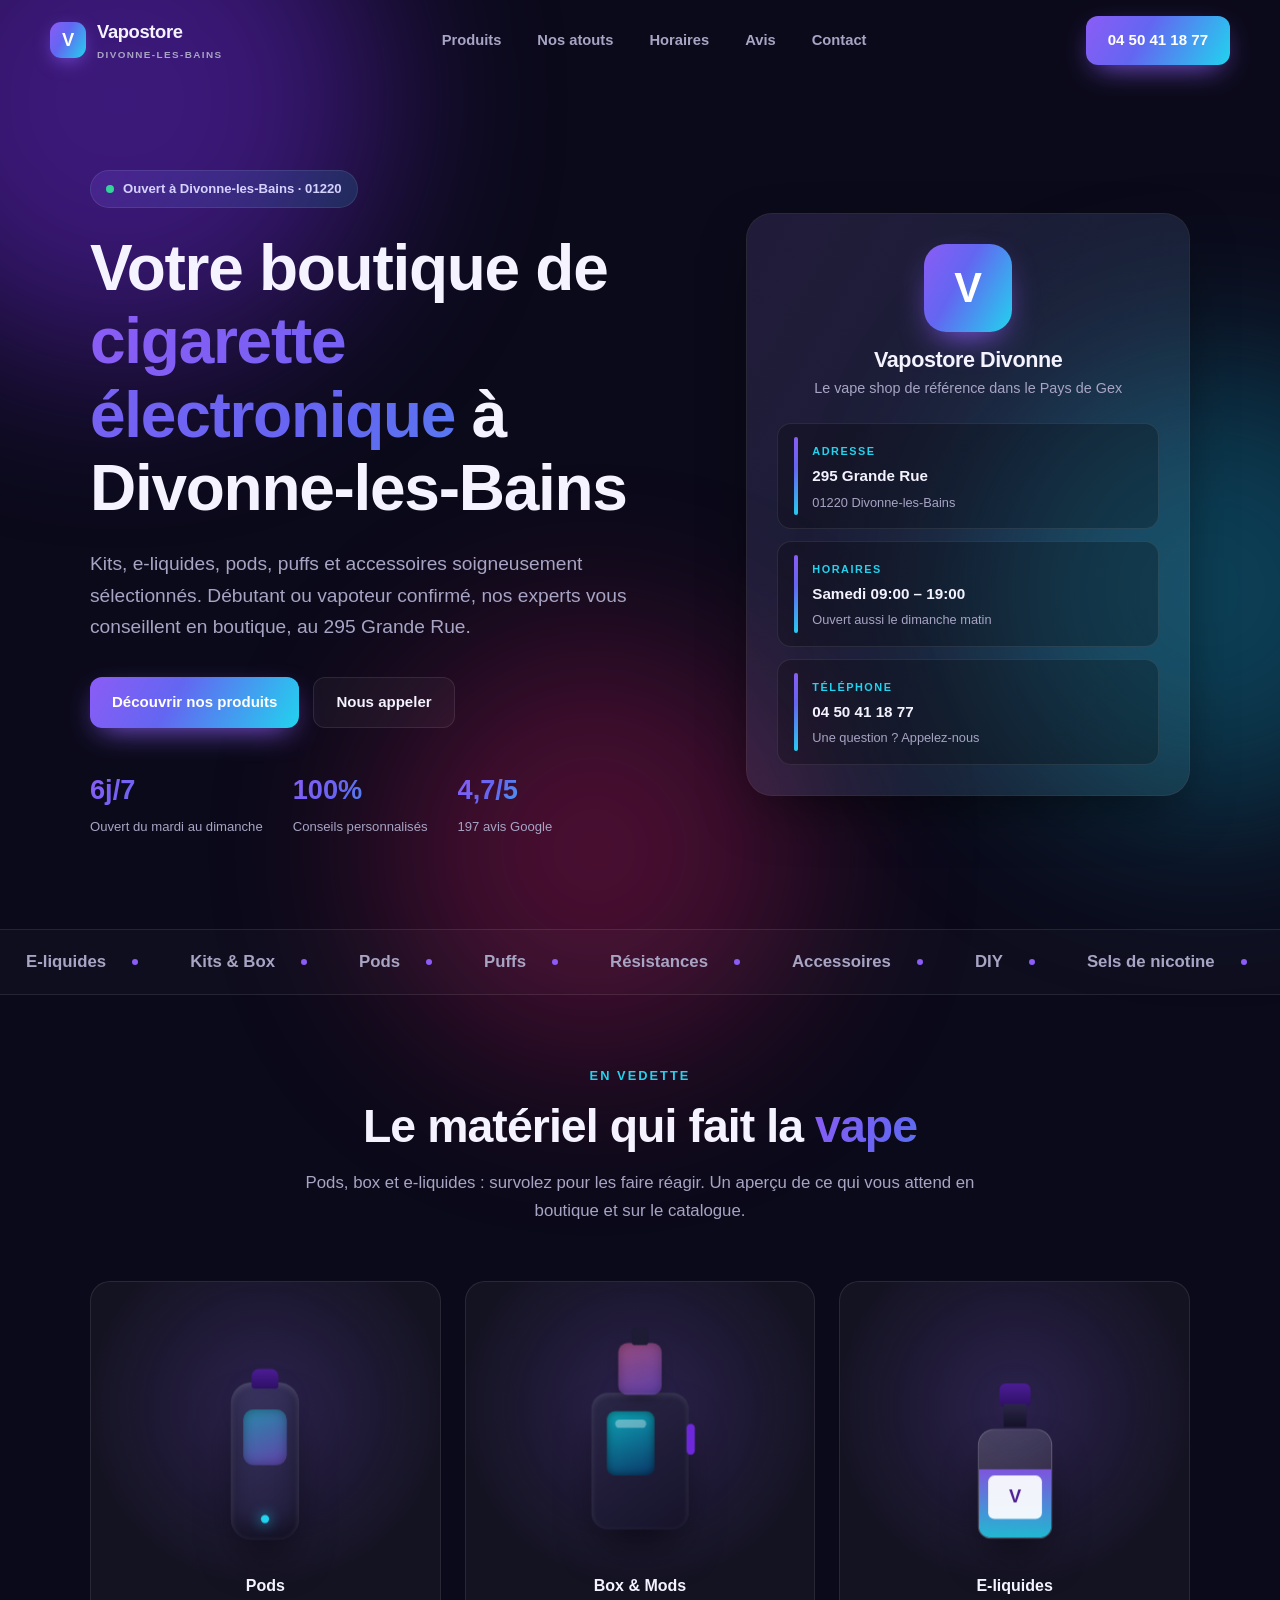
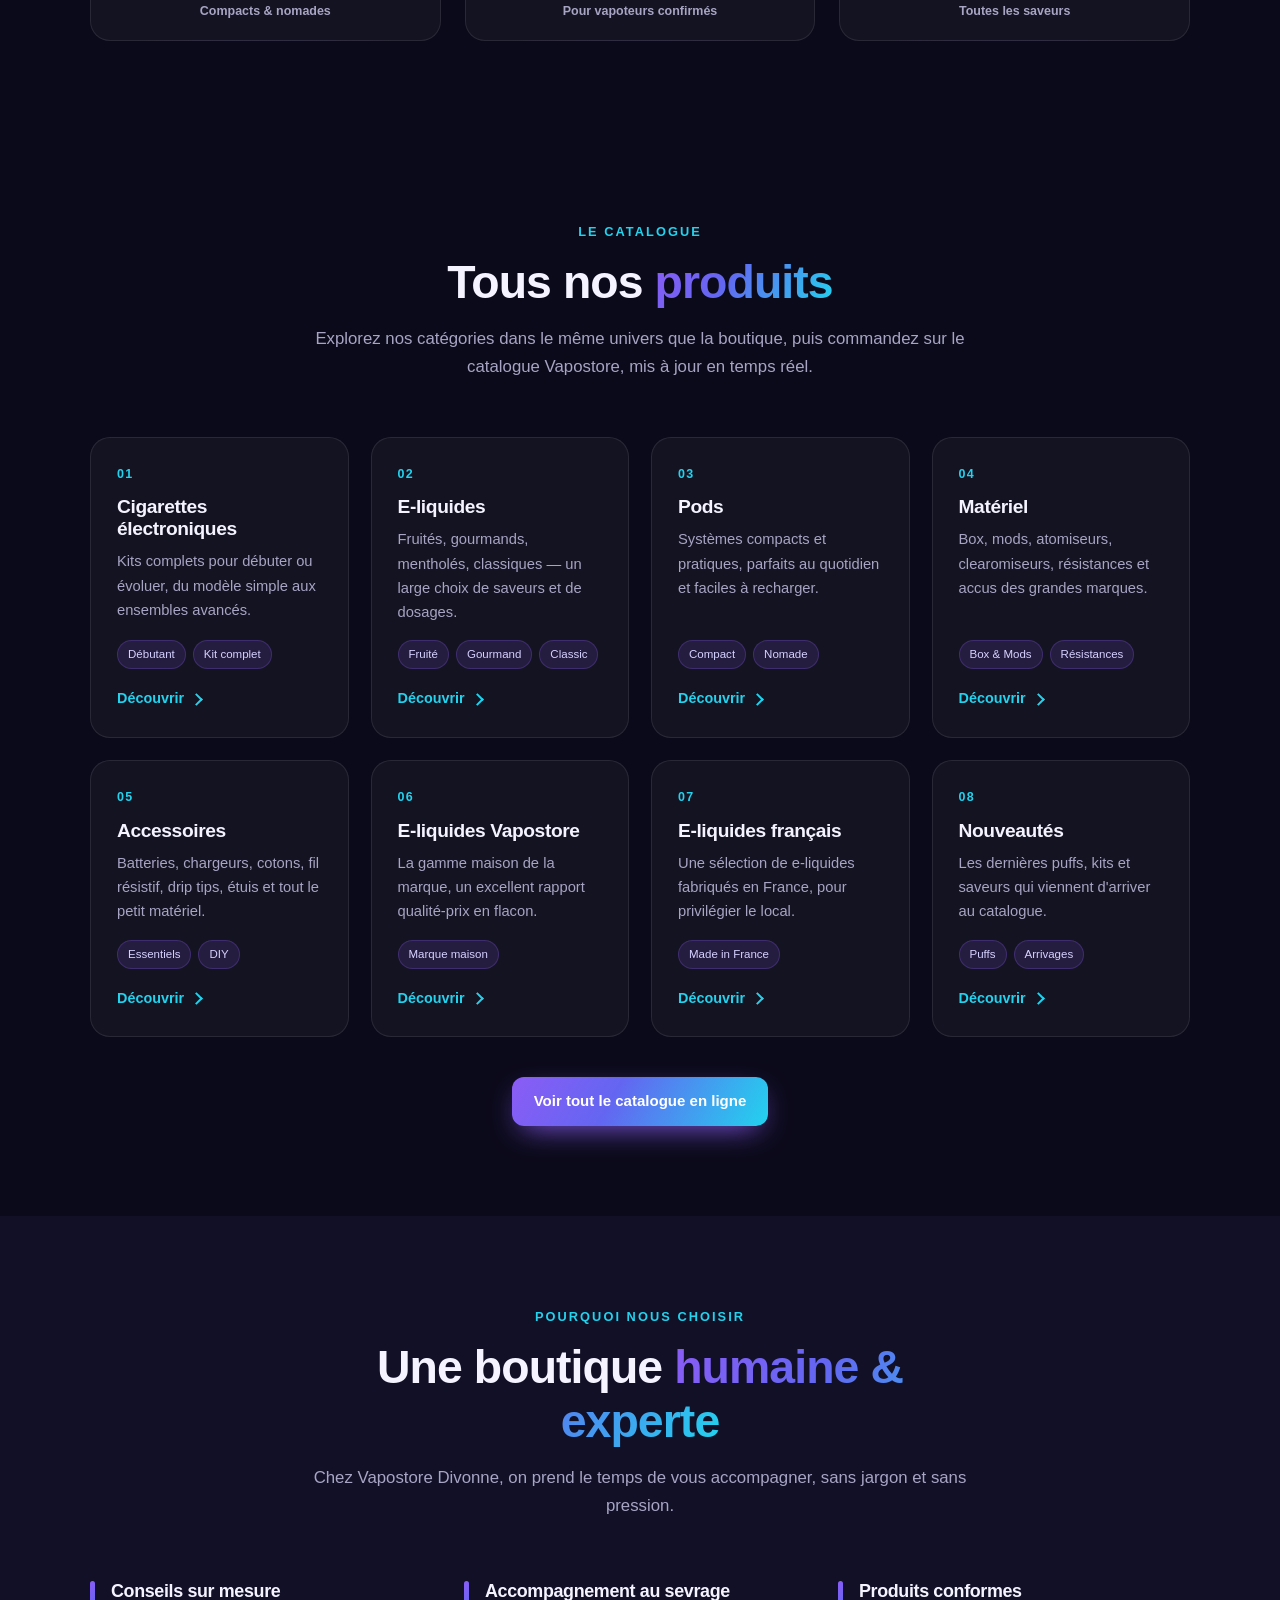
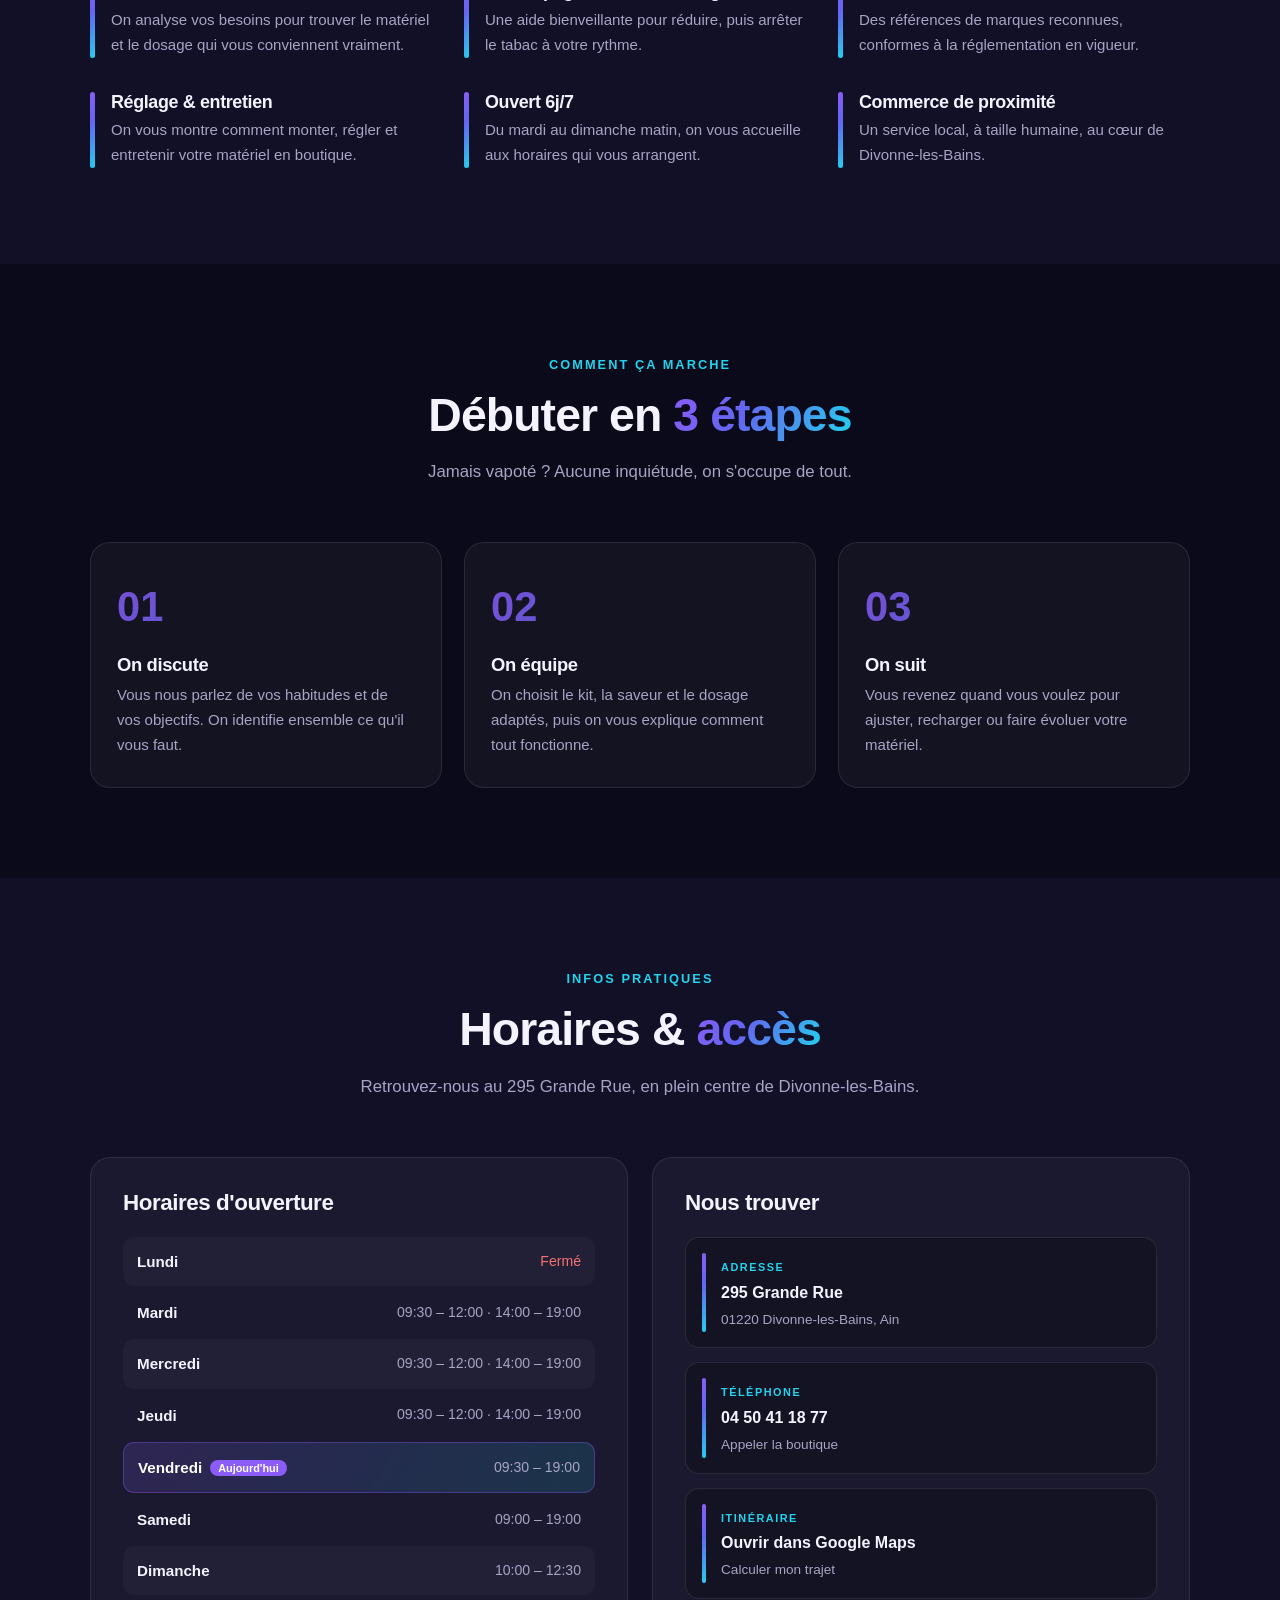
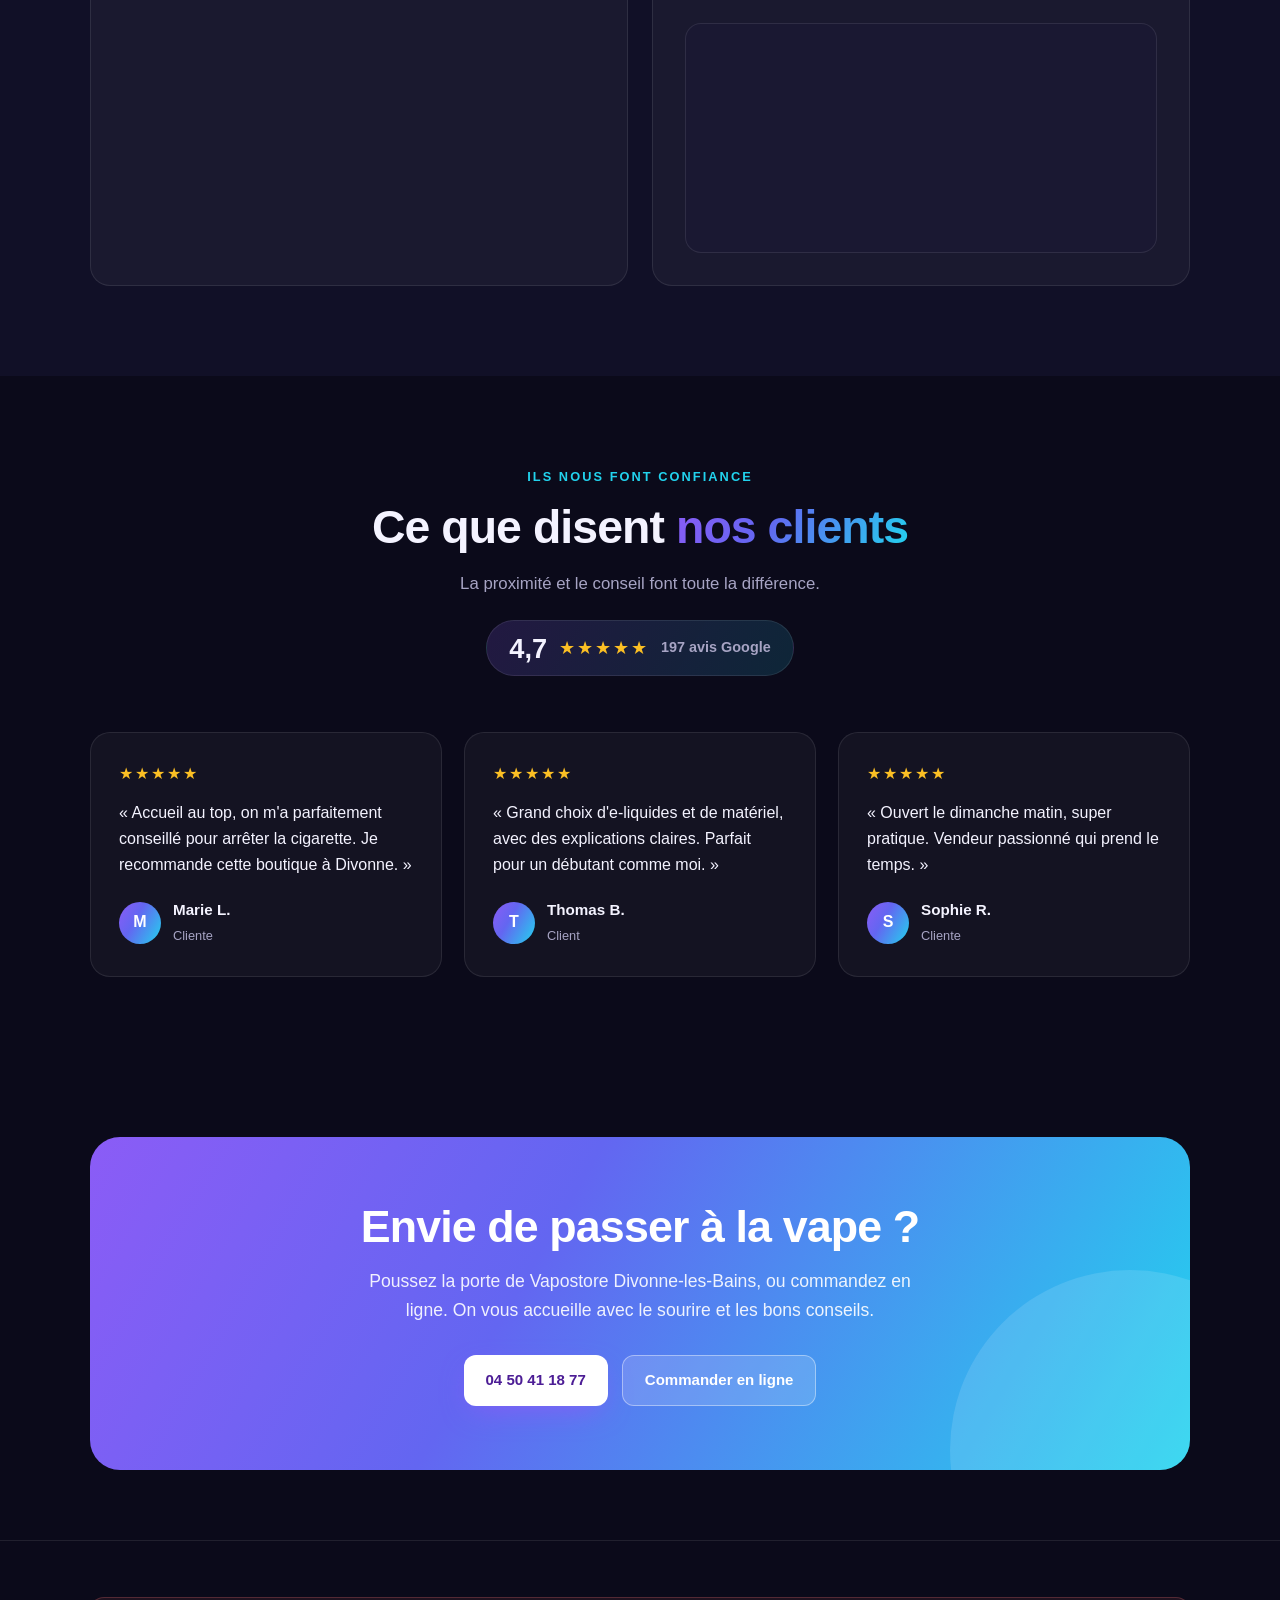
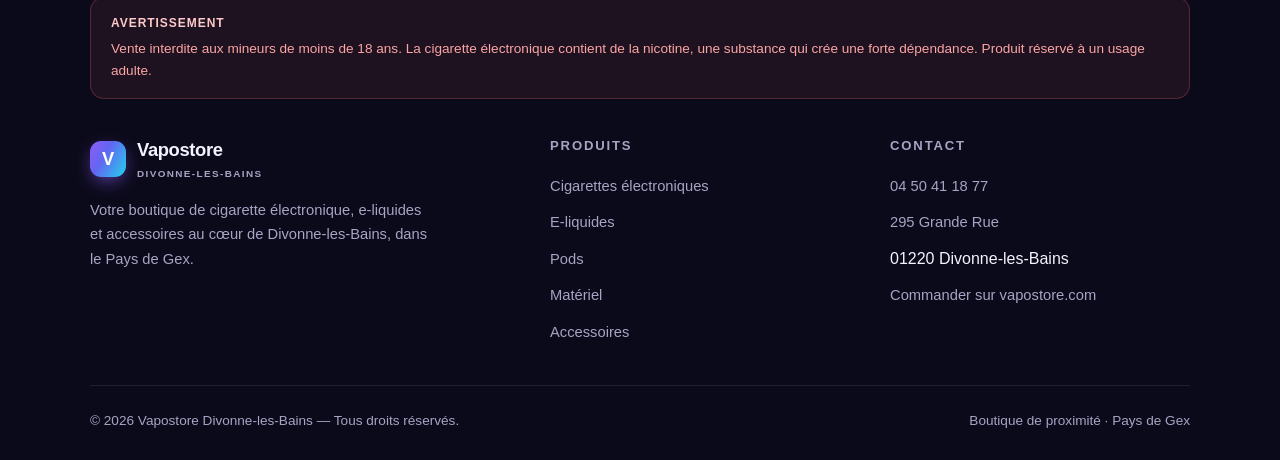
<file: index.html>
<!DOCTYPE html>
<html lang="fr">
<head>
  <meta charset="UTF-8" />
  <meta name="viewport" content="width=device-width, initial-scale=1.0" />
  <title>Vapostore Divonne-les-Bains · Boutique de Cigarette Électronique & E-liquides</title>
  <meta name="description" content="Vapostore Divonne-les-Bains (01220) : votre boutique de cigarette électronique, e-liquides, kits et accessoires. 295 Grande Rue. Conseils experts, box, pods et puffs. Tél. 04 50 41 18 77." />
  <meta name="keywords" content="cigarette électronique Divonne-les-Bains, e-liquide, vape shop 01220, Vapostore, box, pod, puff, e-cigarette, arrêt tabac" />
  <meta name="theme-color" content="#0b0a1a" />
  <meta name="robots" content="index, follow" />
  <link rel="canonical" href="https://www.vapostore.com/boutiques/3-magasin-cigarette-electronique-province/divonne-les-bains-01-14" />

  <!-- Open Graph -->
  <meta property="og:type" content="business.business" />
  <meta property="og:title" content="Vapostore Divonne-les-Bains · Cigarette Électronique & E-liquides" />
  <meta property="og:description" content="Votre boutique de vape à Divonne-les-Bains. Kits, e-liquides, pods, puffs et accessoires. Conseils personnalisés pour débutants et vapoteurs confirmés." />
  <meta property="og:locale" content="fr_FR" />
  <meta property="business:contact_data:street_address" content="295 Grande Rue" />
  <meta property="business:contact_data:locality" content="Divonne-les-Bains" />
  <meta property="business:contact_data:postal_code" content="01220" />
  <meta property="business:contact_data:country_name" content="France" />

  <!-- Structured data : commerce local -->
  <script type="application/ld+json">
  {
    "@context": "https://schema.org",
    "@type": "Store",
    "name": "Vapostore Divonne-les-Bains",
    "description": "Boutique de cigarette électronique, e-liquides et accessoires de vape à Divonne-les-Bains.",
    "@id": "https://www.vapostore.com/boutiques/3-magasin-cigarette-electronique-province/divonne-les-bains-01-14",
    "url": "https://www.vapostore.com/boutiques/3-magasin-cigarette-electronique-province/divonne-les-bains-01-14",
    "telephone": "+33450411877",
    "priceRange": "€€",
    "aggregateRating": {
      "@type": "AggregateRating",
      "ratingValue": "4.7",
      "reviewCount": "197",
      "bestRating": "5",
      "worstRating": "1"
    },
    "address": {
      "@type": "PostalAddress",
      "streetAddress": "295 Grande Rue",
      "addressLocality": "Divonne-les-Bains",
      "postalCode": "01220",
      "addressRegion": "Ain",
      "addressCountry": "FR"
    },
    "geo": {
      "@type": "GeoCoordinates",
      "latitude": 46.3569,
      "longitude": 6.1417
    },
    "openingHoursSpecification": [
      { "@type": "OpeningHoursSpecification", "dayOfWeek": "Tuesday",   "opens": "09:30", "closes": "12:00" },
      { "@type": "OpeningHoursSpecification", "dayOfWeek": "Tuesday",   "opens": "14:00", "closes": "19:00" },
      { "@type": "OpeningHoursSpecification", "dayOfWeek": "Wednesday", "opens": "09:30", "closes": "12:00" },
      { "@type": "OpeningHoursSpecification", "dayOfWeek": "Wednesday", "opens": "14:00", "closes": "19:00" },
      { "@type": "OpeningHoursSpecification", "dayOfWeek": "Thursday",  "opens": "09:30", "closes": "12:00" },
      { "@type": "OpeningHoursSpecification", "dayOfWeek": "Thursday",  "opens": "14:00", "closes": "19:00" },
      { "@type": "OpeningHoursSpecification", "dayOfWeek": "Friday",    "opens": "09:30", "closes": "19:00" },
      { "@type": "OpeningHoursSpecification", "dayOfWeek": "Saturday",  "opens": "09:00", "closes": "19:00" },
      { "@type": "OpeningHoursSpecification", "dayOfWeek": "Sunday",    "opens": "10:00", "closes": "12:30" }
    ]
  }
  </script>

  <link rel="stylesheet" href="assets/style.css" />
</head>
<body>
  <div class="progress" id="progress"></div>
  <div class="glow a"></div>
  <div class="glow b"></div>
  <div class="glow c"></div>

  <!-- HEADER -->
  <header id="header">
    <div class="wrap bar">
      <a href="#top" class="brand">
        <span class="mono">V</span>
        <span>Vapostore<small>Divonne-les-Bains</small></span>
      </a>
      <nav class="desk">
        <a href="#produits">Produits</a>
        <a href="#atouts">Nos atouts</a>
        <a href="#horaires">Horaires</a>
        <a href="#avis">Avis</a>
        <a href="#contact">Contact</a>
      </nav>
      <a href="tel:+33450411877" class="btn btn-primary header-cta">04 50 41 18 77</a>
      <button class="burger" id="burger" aria-label="Menu"><span></span><span></span><span></span></button>
    </div>
  </header>

  <div class="mobile-menu" id="mobileMenu">
    <a href="#produits">Produits</a>
    <a href="#atouts">Nos atouts</a>
    <a href="#horaires">Horaires</a>
    <a href="#avis">Avis</a>
    <a href="#contact">Contact</a>
    <a href="tel:+33450411877" class="btn btn-primary">Appeler la boutique</a>
  </div>

  <span id="top"></span>

  <!-- HERO -->
  <section class="hero">
    <div class="wrap hero-grid">
      <div class="reveal">
        <span class="pill"><span class="ping"></span> Ouvert à Divonne-les-Bains · 01220</span>
        <h1>Votre boutique de <span class="grad-text anim">cigarette électronique</span> à Divonne-les-Bains</h1>
        <p class="lead">Kits, e-liquides, pods, puffs et accessoires soigneusement sélectionnés. Débutant ou vapoteur confirmé, nos experts vous conseillent en boutique, au 295 Grande Rue.</p>
        <div class="hero-cta">
          <a href="#produits" class="btn btn-primary">Découvrir nos produits</a>
          <a href="tel:+33450411877" class="btn btn-ghost">Nous appeler</a>
        </div>
        <div class="hero-stats">
          <div class="s"><b class="grad-text">6j/7</b><span>Ouvert du mardi au dimanche</span></div>
          <div class="s"><b class="grad-text">100%</b><span>Conseils personnalisés</span></div>
          <div class="s"><b class="grad-text">4,7/5</b><span>197 avis Google</span></div>
        </div>
      </div>

      <div class="reveal hero-card">
        <div class="mono monogram">V</div>
        <h3>Vapostore Divonne</h3>
        <p class="sub">Le vape shop de référence dans le Pays de Gex</p>
        <div class="mini-info">
          <div class="row">
            <div class="bar"></div>
            <div class="txt"><span class="lab">Adresse</span><b>295 Grande Rue</b><span>01220 Divonne-les-Bains</span></div>
          </div>
          <div class="row">
            <div class="bar"></div>
            <div class="txt"><span class="lab">Horaires</span><b>Samedi 09:00 – 19:00</b><span>Ouvert aussi le dimanche matin</span></div>
          </div>
          <div class="row">
            <div class="bar"></div>
            <div class="txt"><span class="lab">Téléphone</span><b>04 50 41 18 77</b><span>Une question ? Appelez-nous</span></div>
          </div>
        </div>
      </div>
    </div>
  </section>

  <!-- MARQUEE -->
  <div class="marquee">
    <div class="marquee-track">
      <span>E-liquides</span><span>Kits &amp; Box</span><span>Pods</span><span>Puffs</span><span>Résistances</span><span>Accessoires</span><span>DIY</span><span>Sels de nicotine</span>
      <span>E-liquides</span><span>Kits &amp; Box</span><span>Pods</span><span>Puffs</span><span>Résistances</span><span>Accessoires</span><span>DIY</span><span>Sels de nicotine</span>
    </div>
  </div>

  <!-- VITRINE ANIMÉE -->
  <section class="showcase" id="vitrine">
    <div class="wrap">
      <div class="sec-head reveal">
        <span class="tag">En vedette</span>
        <h2>Le matériel qui fait la <span class="grad-text anim">vape</span></h2>
        <p>Pods, box et e-liquides : survolez pour les faire réagir. Un aperçu de ce qui vous attend en boutique et sur le catalogue.</p>
      </div>
      <div class="stage-grid">
        <div class="stage reveal tilt">
          <div class="vapor"><i></i><i></i><i></i><i></i><i></i></div>
          <div class="floaty tilt-inner">
            <div class="pod"><span class="led"></span></div>
          </div>
          <div class="cap">Pods<small>Compacts &amp; nomades</small></div>
        </div>
        <div class="stage reveal tilt">
          <div class="vapor"><i></i><i></i><i></i><i></i><i></i></div>
          <div class="floaty tilt-inner">
            <div class="mod"><span class="tank"></span><span class="screen"></span></div>
          </div>
          <div class="cap">Box &amp; Mods<small>Pour vapoteurs confirmés</small></div>
        </div>
        <div class="stage reveal tilt">
          <div class="vapor"><i></i><i></i><i></i><i></i><i></i></div>
          <div class="floaty tilt-inner">
            <div class="bottle"><span class="bcap"></span><span class="neck"></span><span class="body"><span class="liquid"></span><span class="label">V</span></span></div>
          </div>
          <div class="cap">E-liquides<small>Toutes les saveurs</small></div>
        </div>
      </div>
    </div>
  </section>

  <!-- PRODUITS -->
  <section class="sec" id="produits">
    <div class="wrap">
      <div class="sec-head reveal">
        <span class="tag">Le catalogue</span>
        <h2>Tous nos <span class="grad-text">produits</span></h2>
        <p>Explorez nos catégories dans le même univers que la boutique, puis commandez sur le catalogue Vapostore, mis à jour en temps réel.</p>
      </div>
      <div class="grid g4">
        <a class="prod reveal tilt" href="produits/cigarette-electronique.html">
          <span class="num">01</span>
          <h3>Cigarettes électroniques</h3>
          <p>Kits complets pour débuter ou évoluer, du modèle simple aux ensembles avancés.</p>
          <div class="tags"><span>Débutant</span><span>Kit complet</span></div>
          <span class="go">Découvrir</span>
        </a>
        <a class="prod reveal tilt" href="produits/e-liquides.html">
          <span class="num">02</span>
          <h3>E-liquides</h3>
          <p>Fruités, gourmands, mentholés, classiques — un large choix de saveurs et de dosages.</p>
          <div class="tags"><span>Fruité</span><span>Gourmand</span><span>Classic</span></div>
          <span class="go">Découvrir</span>
        </a>
        <a class="prod reveal tilt" href="produits/pods.html">
          <span class="num">03</span>
          <h3>Pods</h3>
          <p>Systèmes compacts et pratiques, parfaits au quotidien et faciles à recharger.</p>
          <div class="tags"><span>Compact</span><span>Nomade</span></div>
          <span class="go">Découvrir</span>
        </a>
        <a class="prod reveal tilt" href="produits/materiel.html">
          <span class="num">04</span>
          <h3>Matériel</h3>
          <p>Box, mods, atomiseurs, clearomiseurs, résistances et accus des grandes marques.</p>
          <div class="tags"><span>Box &amp; Mods</span><span>Résistances</span></div>
          <span class="go">Découvrir</span>
        </a>
        <a class="prod reveal tilt" href="produits/accessoires.html">
          <span class="num">05</span>
          <h3>Accessoires</h3>
          <p>Batteries, chargeurs, cotons, fil résistif, drip tips, étuis et tout le petit matériel.</p>
          <div class="tags"><span>Essentiels</span><span>DIY</span></div>
          <span class="go">Découvrir</span>
        </a>
        <a class="prod reveal tilt" href="produits/e-liquides-vapostore.html">
          <span class="num">06</span>
          <h3>E-liquides Vapostore</h3>
          <p>La gamme maison de la marque, un excellent rapport qualité-prix en flacon.</p>
          <div class="tags"><span>Marque maison</span></div>
          <span class="go">Découvrir</span>
        </a>
        <a class="prod reveal tilt" href="produits/e-liquides-francais.html">
          <span class="num">07</span>
          <h3>E-liquides français</h3>
          <p>Une sélection de e-liquides fabriqués en France, pour privilégier le local.</p>
          <div class="tags"><span>Made in France</span></div>
          <span class="go">Découvrir</span>
        </a>
        <a class="prod reveal tilt" href="produits/nouveautes.html">
          <span class="num">08</span>
          <h3>Nouveautés</h3>
          <p>Les dernières puffs, kits et saveurs qui viennent d'arriver au catalogue.</p>
          <div class="tags"><span>Puffs</span><span>Arrivages</span></div>
          <span class="go">Découvrir</span>
        </a>
      </div>
      <div class="catalog-cta">
        <a href="https://www.vapostore.com/" target="_blank" rel="noopener" class="btn btn-primary">Voir tout le catalogue en ligne</a>
      </div>
    </div>
  </section>

  <!-- ATOUTS -->
  <section class="sec" id="atouts" style="background:var(--bg-2)">
    <div class="wrap">
      <div class="sec-head reveal">
        <span class="tag">Pourquoi nous choisir</span>
        <h2>Une boutique <span class="grad-text">humaine &amp; experte</span></h2>
        <p>Chez Vapostore Divonne, on prend le temps de vous accompagner, sans jargon et sans pression.</p>
      </div>
      <div class="grid g3">
        <div class="feat reveal">
          <div class="bar"></div>
          <div><h3>Conseils sur mesure</h3><p>On analyse vos besoins pour trouver le matériel et le dosage qui vous conviennent vraiment.</p></div>
        </div>
        <div class="feat reveal">
          <div class="bar"></div>
          <div><h3>Accompagnement au sevrage</h3><p>Une aide bienveillante pour réduire, puis arrêter le tabac à votre rythme.</p></div>
        </div>
        <div class="feat reveal">
          <div class="bar"></div>
          <div><h3>Produits conformes</h3><p>Des références de marques reconnues, conformes à la réglementation en vigueur.</p></div>
        </div>
        <div class="feat reveal">
          <div class="bar"></div>
          <div><h3>Réglage &amp; entretien</h3><p>On vous montre comment monter, régler et entretenir votre matériel en boutique.</p></div>
        </div>
        <div class="feat reveal">
          <div class="bar"></div>
          <div><h3>Ouvert 6j/7</h3><p>Du mardi au dimanche matin, on vous accueille aux horaires qui vous arrangent.</p></div>
        </div>
        <div class="feat reveal">
          <div class="bar"></div>
          <div><h3>Commerce de proximité</h3><p>Un service local, à taille humaine, au cœur de Divonne-les-Bains.</p></div>
        </div>
      </div>
    </div>
  </section>

  <!-- ETAPES -->
  <section class="sec">
    <div class="wrap">
      <div class="sec-head reveal">
        <span class="tag">Comment ça marche</span>
        <h2>Débuter en <span class="grad-text">3 étapes</span></h2>
        <p>Jamais vapoté ? Aucune inquiétude, on s'occupe de tout.</p>
      </div>
      <div class="steps">
        <div class="step reveal">
          <h3>On discute</h3>
          <p>Vous nous parlez de vos habitudes et de vos objectifs. On identifie ensemble ce qu'il vous faut.</p>
        </div>
        <div class="step reveal">
          <h3>On équipe</h3>
          <p>On choisit le kit, la saveur et le dosage adaptés, puis on vous explique comment tout fonctionne.</p>
        </div>
        <div class="step reveal">
          <h3>On suit</h3>
          <p>Vous revenez quand vous voulez pour ajuster, recharger ou faire évoluer votre matériel.</p>
        </div>
      </div>
    </div>
  </section>

  <!-- HORAIRES + CONTACT -->
  <section class="sec" id="horaires" style="background:var(--bg-2)">
    <div class="wrap">
      <div class="sec-head reveal">
        <span class="tag">Infos pratiques</span>
        <h2>Horaires &amp; <span class="grad-text">accès</span></h2>
        <p>Retrouvez-nous au 295 Grande Rue, en plein centre de Divonne-les-Bains.</p>
      </div>
      <div class="info-grid" id="contact">
        <div class="panel reveal">
          <h3>Horaires d'ouverture</h3>
          <ul class="hours" id="hours">
            <li data-day="1" class="closed"><span class="day">Lundi</span><span class="time">Fermé</span></li>
            <li data-day="2"><span class="day">Mardi</span><span class="time">09:30 – 12:00 · 14:00 – 19:00</span></li>
            <li data-day="3"><span class="day">Mercredi</span><span class="time">09:30 – 12:00 · 14:00 – 19:00</span></li>
            <li data-day="4"><span class="day">Jeudi</span><span class="time">09:30 – 12:00 · 14:00 – 19:00</span></li>
            <li data-day="5"><span class="day">Vendredi</span><span class="time">09:30 – 19:00</span></li>
            <li data-day="6"><span class="day">Samedi</span><span class="time">09:00 – 19:00</span></li>
            <li data-day="0"><span class="day">Dimanche</span><span class="time">10:00 – 12:30</span></li>
          </ul>
        </div>

        <div class="panel reveal">
          <h3>Nous trouver</h3>
          <div class="contact-list">
            <a href="https://maps.google.com/?q=295+Grande+Rue+01220+Divonne-les-Bains" target="_blank" rel="noopener">
              <div class="bar"></div>
              <div><span class="lab">Adresse</span><b>295 Grande Rue</b><span>01220 Divonne-les-Bains, Ain</span></div>
            </a>
            <a href="tel:+33450411877">
              <div class="bar"></div>
              <div><span class="lab">Téléphone</span><b>04 50 41 18 77</b><span>Appeler la boutique</span></div>
            </a>
            <a href="https://maps.google.com/?q=295+Grande+Rue+01220+Divonne-les-Bains" target="_blank" rel="noopener">
              <div class="bar"></div>
              <div><span class="lab">Itinéraire</span><b>Ouvrir dans Google Maps</b><span>Calculer mon trajet</span></div>
            </a>
          </div>
          <div class="map-embed">
            <iframe
              title="Carte Vapostore Divonne-les-Bains"
              loading="lazy"
              src="https://www.openstreetmap.org/export/embed.html?bbox=6.132%2C46.351%2C6.151%2C46.363&layer=mapnik&marker=46.3569%2C6.1417">
            </iframe>
          </div>
        </div>
      </div>
    </div>
  </section>

  <!-- AVIS -->
  <section class="sec" id="avis">
    <div class="wrap">
      <div class="sec-head reveal">
        <span class="tag">Ils nous font confiance</span>
        <h2>Ce que disent <span class="grad-text">nos clients</span></h2>
        <p>La proximité et le conseil font toute la différence.</p>
        <div class="rating-badge">
          <span class="score">4,7</span>
          <span class="stars-lg">★★★★★</span>
          <span class="count">197 avis Google</span>
        </div>
      </div>
      <div class="grid g3">
        <div class="review reveal">
          <div class="stars">★★★★★</div>
          <p>« Accueil au top, on m'a parfaitement conseillé pour arrêter la cigarette. Je recommande cette boutique à Divonne. »</p>
          <div class="who"><div class="av">M</div><div><b>Marie L.</b><span>Cliente</span></div></div>
        </div>
        <div class="review reveal">
          <div class="stars">★★★★★</div>
          <p>« Grand choix d'e-liquides et de matériel, avec des explications claires. Parfait pour un débutant comme moi. »</p>
          <div class="who"><div class="av">T</div><div><b>Thomas B.</b><span>Client</span></div></div>
        </div>
        <div class="review reveal">
          <div class="stars">★★★★★</div>
          <p>« Ouvert le dimanche matin, super pratique. Vendeur passionné qui prend le temps. »</p>
          <div class="who"><div class="av">S</div><div><b>Sophie R.</b><span>Cliente</span></div></div>
        </div>
      </div>
    </div>
  </section>

  <!-- CTA -->
  <section class="cta-band">
    <div class="wrap">
      <div class="cta-inner reveal">
        <h2>Envie de passer à la vape ?</h2>
        <p>Poussez la porte de Vapostore Divonne-les-Bains, ou commandez en ligne. On vous accueille avec le sourire et les bons conseils.</p>
        <div class="hero-cta" style="justify-content:center;margin:0">
          <a href="tel:+33450411877" class="btn btn-primary">04 50 41 18 77</a>
          <a href="https://www.vapostore.com/" target="_blank" rel="noopener" class="btn btn-ghost">Commander en ligne</a>
        </div>
      </div>
    </div>
  </section>

  <!-- FOOTER -->
  <footer>
    <div class="wrap">
      <div class="legal-warn reveal">
        <b>Avertissement</b>
        Vente interdite aux mineurs de moins de 18 ans. La cigarette électronique contient de la nicotine, une substance qui crée une forte dépendance. Produit réservé à un usage adulte.
      </div>
      <div class="foot-grid">
        <div>
          <a href="#top" class="brand">
            <span class="mono">V</span>
            <span>Vapostore<small>Divonne-les-Bains</small></span>
          </a>
          <p class="desc">Votre boutique de cigarette électronique, e-liquides et accessoires au cœur de Divonne-les-Bains, dans le Pays de Gex.</p>
        </div>
        <div>
          <h4>Produits</h4>
          <ul>
            <li><a href="produits/cigarette-electronique.html">Cigarettes électroniques</a></li>
            <li><a href="produits/e-liquides.html">E-liquides</a></li>
            <li><a href="produits/pods.html">Pods</a></li>
            <li><a href="produits/materiel.html">Matériel</a></li>
            <li><a href="produits/accessoires.html">Accessoires</a></li>
          </ul>
        </div>
        <div>
          <h4>Contact</h4>
          <ul>
            <li><a href="tel:+33450411877">04 50 41 18 77</a></li>
            <li><a href="https://maps.google.com/?q=295+Grande+Rue+01220+Divonne-les-Bains" target="_blank" rel="noopener">295 Grande Rue</a></li>
            <li><span>01220 Divonne-les-Bains</span></li>
            <li><a href="https://www.vapostore.com/" target="_blank" rel="noopener">Commander sur vapostore.com</a></li>
          </ul>
        </div>
      </div>
      <div class="foot-bottom">
        <span>© <span id="year"></span> Vapostore Divonne-les-Bains — Tous droits réservés.</span>
        <span>Boutique de proximité · Pays de Gex</span>
      </div>
    </div>
  </footer>

  <button class="totop" id="totop" aria-label="Haut de page"></button>

  <script src="assets/app.js"></script>
</body>
</html>
</file>
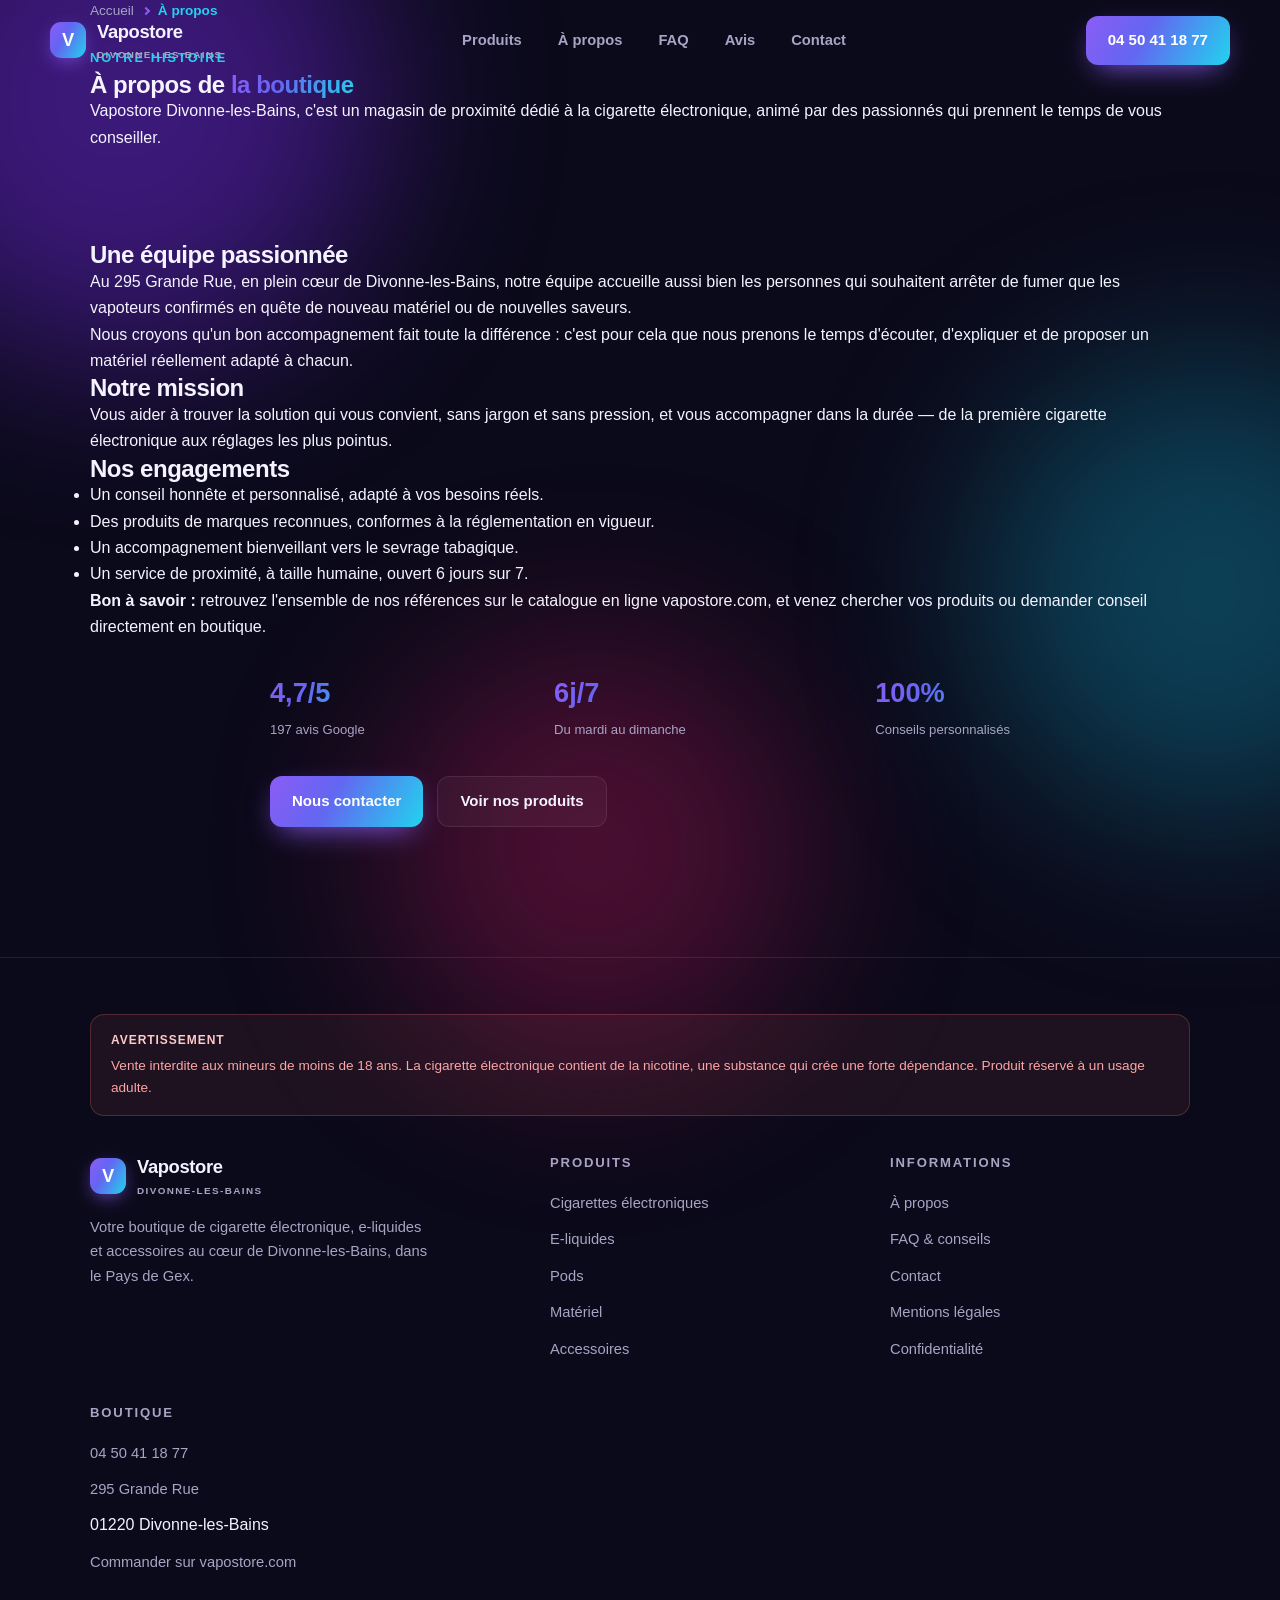
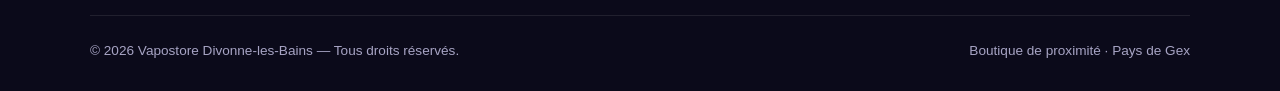
<file: apropos.html>
<!DOCTYPE html>
<html lang="fr">
<head>
  <meta charset="UTF-8" />
  <meta name="viewport" content="width=device-width, initial-scale=1.0" />
  <title>À propos · Vapostore Divonne-les-Bains</title>
  <meta name="description" content="À propos de Vapostore Divonne-les-Bains : boutique de cigarette électronique de proximité, conseils personnalisés, ouverte 6j/7 au 295 Grande Rue." />
  <meta name="theme-color" content="#0b0a1a" />
  <meta name="robots" content="index, follow" />
  <link rel="stylesheet" href="../assets/style.css" />
</head>
<body>
  <div class="progress" id="progress"></div>
  <div class="glow a"></div>
  <div class="glow b"></div>
  <div class="glow c"></div>

  <!-- HEADER -->
  <header id="header">
    <div class="wrap bar">
      <a href="../index.html" class="brand">
        <span class="mono">V</span>
        <span>Vapostore<small>Divonne-les-Bains</small></span>
      </a>
      <nav class="desk">
        <a href="../index.html#produits">Produits</a>
        <a href="../pages/a-propos.html">À propos</a>
        <a href="../pages/faq.html">FAQ</a>
        <a href="../index.html#avis">Avis</a>
        <a href="../pages/contact.html">Contact</a>
      </nav>
      <a href="tel:+33450411877" class="btn btn-primary header-cta">04 50 41 18 77</a>
      <button class="burger" id="burger" aria-label="Menu"><span></span><span></span><span></span></button>
    </div>
  </header>

  <div class="mobile-menu" id="mobileMenu">
    <a href="../index.html#produits">Produits</a>
    <a href="../pages/a-propos.html">À propos</a>
    <a href="../pages/faq.html">FAQ</a>
    <a href="../index.html#avis">Avis</a>
    <a href="../pages/contact.html">Contact</a>
    <a href="tel:+33450411877" class="btn btn-primary">Appeler la boutique</a>
  </div>

  <section class="page-hero">
    <div class="wrap">
      <nav class="breadcrumb reveal">
        <a href="../index.html">Accueil</a>
        <span class="sep"></span>
        <span class="cur">À propos</span>
      </nav>
      <span class="tag reveal" style="color:var(--brand-2);font-size:.8rem;font-weight:700;letter-spacing:.16em;text-transform:uppercase">Notre histoire</span>
      <h1 class="reveal">À propos de <span class="grad-text">la boutique</span></h1>
      <p class="lead reveal">Vapostore Divonne-les-Bains, c'est un magasin de proximité dédié à la cigarette électronique, animé par des passionnés qui prennent le temps de vous conseiller.</p>
    </div>
  </section>

  <section class="sec">
    <div class="wrap prose reveal">
      <h2>Une équipe passionnée</h2>
      <p>Au 295 Grande Rue, en plein cœur de Divonne-les-Bains, notre équipe accueille aussi bien les personnes qui souhaitent arrêter de fumer que les vapoteurs confirmés en quête de nouveau matériel ou de nouvelles saveurs.</p>
      <p>Nous croyons qu'un bon accompagnement fait toute la différence : c'est pour cela que nous prenons le temps d'écouter, d'expliquer et de proposer un matériel réellement adapté à chacun.</p>

      <h2>Notre mission</h2>
      <p>Vous aider à trouver la solution qui vous convient, sans jargon et sans pression, et vous accompagner dans la durée — de la première cigarette électronique aux réglages les plus pointus.</p>

      <h2>Nos engagements</h2>
      <ul>
        <li>Un conseil honnête et personnalisé, adapté à vos besoins réels.</li>
        <li>Des produits de marques reconnues, conformes à la réglementation en vigueur.</li>
        <li>Un accompagnement bienveillant vers le sevrage tabagique.</li>
        <li>Un service de proximité, à taille humaine, ouvert 6 jours sur 7.</li>
      </ul>

      <div class="card-note"><b>Bon à savoir :</b> retrouvez l'ensemble de nos références sur le catalogue en ligne <a href="https://www.vapostore.com/" target="_blank" rel="noopener">vapostore.com</a>, et venez chercher vos produits ou demander conseil directement en boutique.</div>
    </div>

    <div class="wrap" style="max-width:820px;margin:30px auto 0">
      <div class="hero-stats reveal" style="justify-content:space-between">
        <div class="s"><b class="grad-text">4,7/5</b><span>197 avis Google</span></div>
        <div class="s"><b class="grad-text">6j/7</b><span>Du mardi au dimanche</span></div>
        <div class="s"><b class="grad-text">100%</b><span>Conseils personnalisés</span></div>
      </div>
      <div class="hero-cta reveal" style="margin-top:34px">
        <a href="contact.html" class="btn btn-primary">Nous contacter</a>
        <a href="../index.html#produits" class="btn btn-ghost">Voir nos produits</a>
      </div>
    </div>
  </section>

  <!-- FOOTER -->
  <footer>
    <div class="wrap">
      <div class="legal-warn reveal">
        <b>Avertissement</b>
        Vente interdite aux mineurs de moins de 18 ans. La cigarette électronique contient de la nicotine, une substance qui crée une forte dépendance. Produit réservé à un usage adulte.
      </div>
      <div class="foot-grid">
        <div>
          <a href="../index.html" class="brand">
            <span class="mono">V</span>
            <span>Vapostore<small>Divonne-les-Bains</small></span>
          </a>
          <p class="desc">Votre boutique de cigarette électronique, e-liquides et accessoires au cœur de Divonne-les-Bains, dans le Pays de Gex.</p>
        </div>
        <div>
          <h4>Produits</h4>
          <ul>
            <li><a href="../produits/cigarette-electronique.html">Cigarettes électroniques</a></li>
            <li><a href="../produits/e-liquides.html">E-liquides</a></li>
            <li><a href="../produits/pods.html">Pods</a></li>
            <li><a href="../produits/materiel.html">Matériel</a></li>
            <li><a href="../produits/accessoires.html">Accessoires</a></li>
          </ul>
        </div>
        <div>
          <h4>Informations</h4>
          <ul>
            <li><a href="../pages/a-propos.html">À propos</a></li>
            <li><a href="../pages/faq.html">FAQ &amp; conseils</a></li>
            <li><a href="../pages/contact.html">Contact</a></li>
            <li><a href="../pages/mentions-legales.html">Mentions légales</a></li>
            <li><a href="../pages/confidentialite.html">Confidentialité</a></li>
          </ul>
        </div>
        <div>
          <h4>Boutique</h4>
          <ul>
            <li><a href="tel:+33450411877">04 50 41 18 77</a></li>
            <li><a href="https://maps.google.com/?q=295+Grande+Rue+01220+Divonne-les-Bains" target="_blank" rel="noopener">295 Grande Rue</a></li>
            <li><span>01220 Divonne-les-Bains</span></li>
            <li><a href="https://www.vapostore.com/" target="_blank" rel="noopener">Commander sur vapostore.com</a></li>
          </ul>
        </div>
      </div>
      <div class="foot-bottom">
        <span>© <span id="year"></span> Vapostore Divonne-les-Bains — Tous droits réservés.</span>
        <span>Boutique de proximité · Pays de Gex</span>
      </div>
    </div>
  </footer>

  <button class="totop" id="totop" aria-label="Haut de page"></button>
  <script src="../assets/app.js"></script>
</body>
</html>
</file>
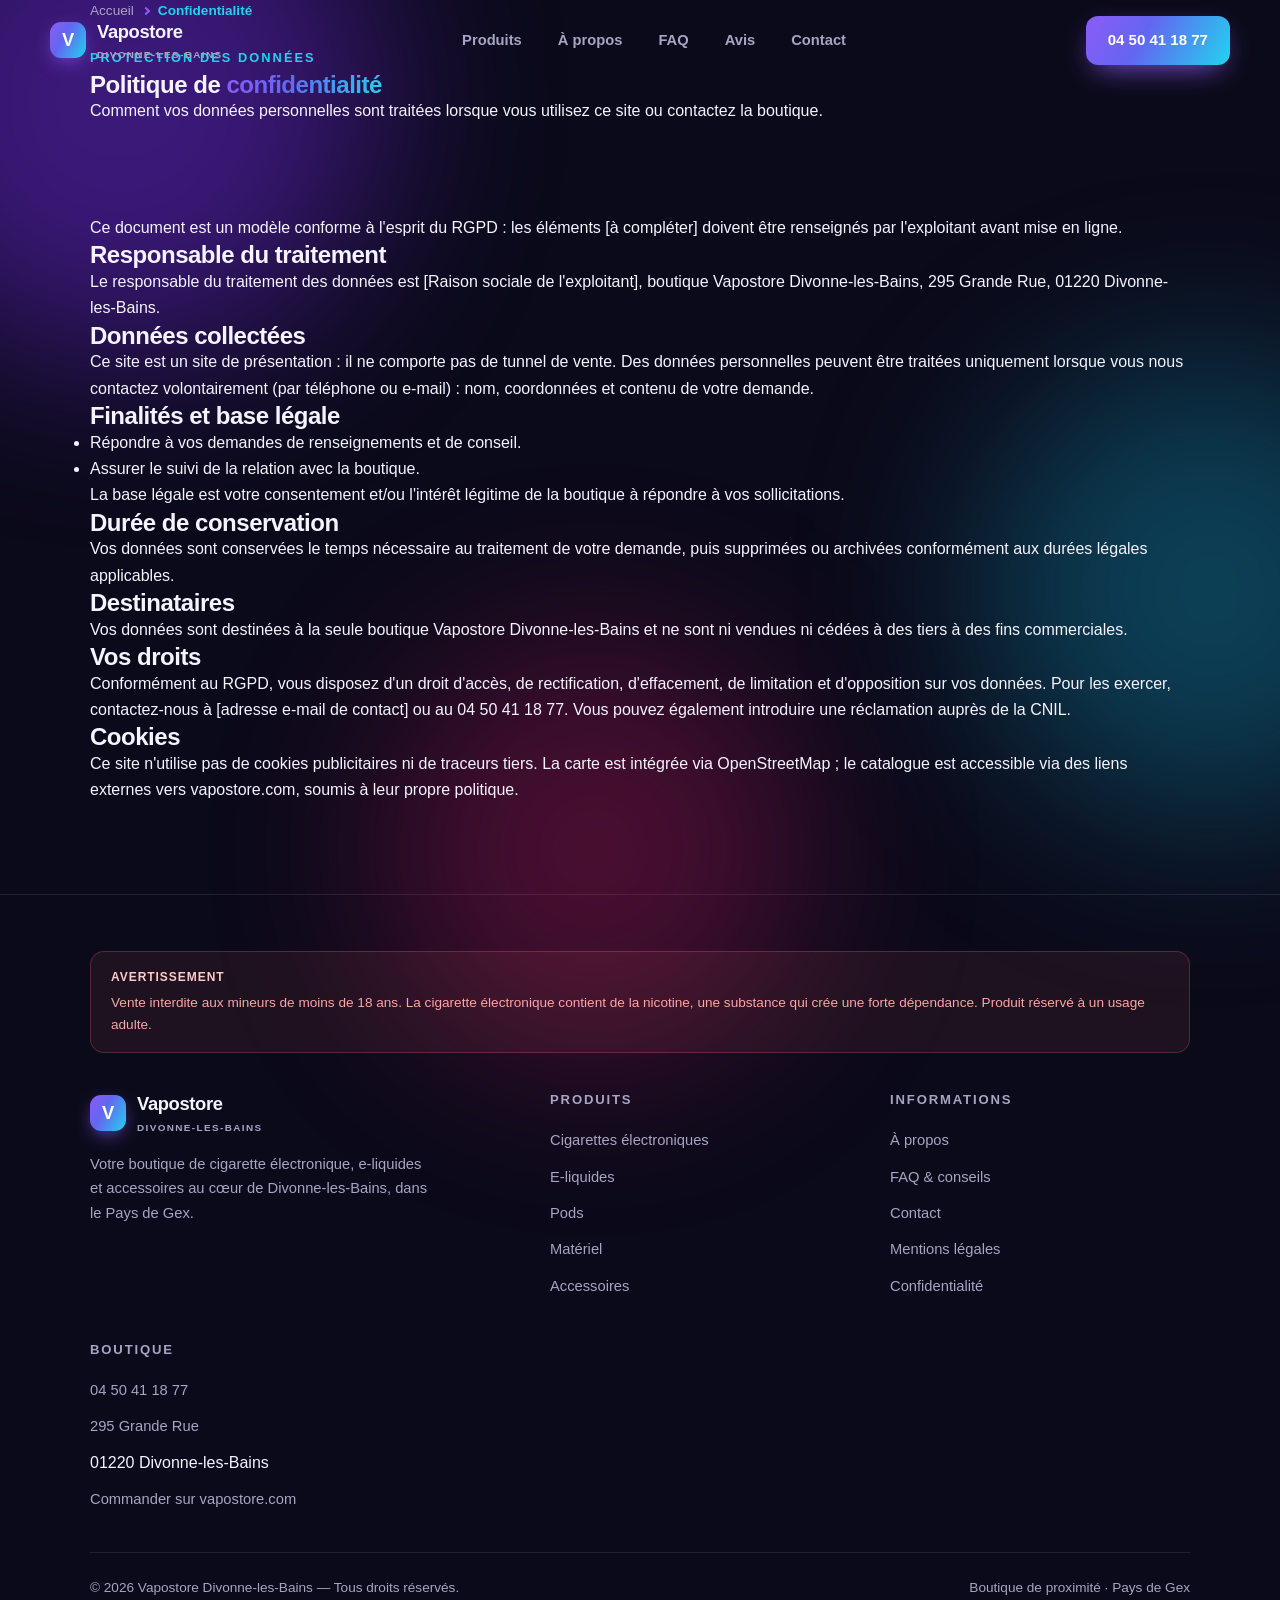
<file: confidentialite.html>
<!DOCTYPE html>
<html lang="fr">
<head>
  <meta charset="UTF-8" />
  <meta name="viewport" content="width=device-width, initial-scale=1.0" />
  <title>Politique de confidentialité · Vapostore Divonne-les-Bains</title>
  <meta name="description" content="Politique de confidentialité (RGPD) du site de la boutique Vapostore Divonne-les-Bains." />
  <meta name="theme-color" content="#0b0a1a" />
  <meta name="robots" content="index, follow" />
  <link rel="stylesheet" href="../assets/style.css" />
</head>
<body>
  <div class="progress" id="progress"></div>
  <div class="glow a"></div>
  <div class="glow b"></div>
  <div class="glow c"></div>

  <!-- HEADER -->
  <header id="header">
    <div class="wrap bar">
      <a href="../index.html" class="brand">
        <span class="mono">V</span>
        <span>Vapostore<small>Divonne-les-Bains</small></span>
      </a>
      <nav class="desk">
        <a href="../index.html#produits">Produits</a>
        <a href="../pages/a-propos.html">À propos</a>
        <a href="../pages/faq.html">FAQ</a>
        <a href="../index.html#avis">Avis</a>
        <a href="../pages/contact.html">Contact</a>
      </nav>
      <a href="tel:+33450411877" class="btn btn-primary header-cta">04 50 41 18 77</a>
      <button class="burger" id="burger" aria-label="Menu"><span></span><span></span><span></span></button>
    </div>
  </header>

  <div class="mobile-menu" id="mobileMenu">
    <a href="../index.html#produits">Produits</a>
    <a href="../pages/a-propos.html">À propos</a>
    <a href="../pages/faq.html">FAQ</a>
    <a href="../index.html#avis">Avis</a>
    <a href="../pages/contact.html">Contact</a>
    <a href="tel:+33450411877" class="btn btn-primary">Appeler la boutique</a>
  </div>

  <section class="page-hero">
    <div class="wrap">
      <nav class="breadcrumb reveal">
        <a href="../index.html">Accueil</a>
        <span class="sep"></span>
        <span class="cur">Confidentialité</span>
      </nav>
      <span class="tag reveal" style="color:var(--brand-2);font-size:.8rem;font-weight:700;letter-spacing:.16em;text-transform:uppercase">Protection des données</span>
      <h1 class="reveal">Politique de <span class="grad-text">confidentialité</span></h1>
      <p class="lead reveal">Comment vos données personnelles sont traitées lorsque vous utilisez ce site ou contactez la boutique.</p>
    </div>
  </section>

  <section class="sec">
    <div class="wrap prose reveal">
      <div class="card-note">Ce document est un modèle conforme à l'esprit du RGPD : les éléments <span class="placeholder">[à compléter]</span> doivent être renseignés par l'exploitant avant mise en ligne.</div>

      <h2>Responsable du traitement</h2>
      <p>Le responsable du traitement des données est <span class="placeholder">[Raison sociale de l'exploitant]</span>, boutique Vapostore Divonne-les-Bains, 295 Grande Rue, 01220 Divonne-les-Bains.</p>

      <h2>Données collectées</h2>
      <p>Ce site est un site de présentation : il ne comporte pas de tunnel de vente. Des données personnelles peuvent être traitées uniquement lorsque vous nous contactez volontairement (par téléphone ou e-mail) : nom, coordonnées et contenu de votre demande.</p>

      <h2>Finalités et base légale</h2>
      <ul>
        <li>Répondre à vos demandes de renseignements et de conseil.</li>
        <li>Assurer le suivi de la relation avec la boutique.</li>
      </ul>
      <p>La base légale est votre consentement et/ou l'intérêt légitime de la boutique à répondre à vos sollicitations.</p>

      <h2>Durée de conservation</h2>
      <p>Vos données sont conservées le temps nécessaire au traitement de votre demande, puis supprimées ou archivées conformément aux durées légales applicables.</p>

      <h2>Destinataires</h2>
      <p>Vos données sont destinées à la seule boutique Vapostore Divonne-les-Bains et ne sont ni vendues ni cédées à des tiers à des fins commerciales.</p>

      <h2>Vos droits</h2>
      <p>Conformément au RGPD, vous disposez d'un droit d'accès, de rectification, d'effacement, de limitation et d'opposition sur vos données. Pour les exercer, contactez-nous à <span class="placeholder">[adresse e-mail de contact]</span> ou au 04 50 41 18 77. Vous pouvez également introduire une réclamation auprès de la CNIL.</p>

      <h2>Cookies</h2>
      <p>Ce site n'utilise pas de cookies publicitaires ni de traceurs tiers. La carte est intégrée via OpenStreetMap ; le catalogue est accessible via des liens externes vers vapostore.com, soumis à leur propre politique.</p>
    </div>
  </section>

  <!-- FOOTER -->
  <footer>
    <div class="wrap">
      <div class="legal-warn reveal">
        <b>Avertissement</b>
        Vente interdite aux mineurs de moins de 18 ans. La cigarette électronique contient de la nicotine, une substance qui crée une forte dépendance. Produit réservé à un usage adulte.
      </div>
      <div class="foot-grid">
        <div>
          <a href="../index.html" class="brand">
            <span class="mono">V</span>
            <span>Vapostore<small>Divonne-les-Bains</small></span>
          </a>
          <p class="desc">Votre boutique de cigarette électronique, e-liquides et accessoires au cœur de Divonne-les-Bains, dans le Pays de Gex.</p>
        </div>
        <div>
          <h4>Produits</h4>
          <ul>
            <li><a href="../produits/cigarette-electronique.html">Cigarettes électroniques</a></li>
            <li><a href="../produits/e-liquides.html">E-liquides</a></li>
            <li><a href="../produits/pods.html">Pods</a></li>
            <li><a href="../produits/materiel.html">Matériel</a></li>
            <li><a href="../produits/accessoires.html">Accessoires</a></li>
          </ul>
        </div>
        <div>
          <h4>Informations</h4>
          <ul>
            <li><a href="../pages/a-propos.html">À propos</a></li>
            <li><a href="../pages/faq.html">FAQ &amp; conseils</a></li>
            <li><a href="../pages/contact.html">Contact</a></li>
            <li><a href="../pages/mentions-legales.html">Mentions légales</a></li>
            <li><a href="../pages/confidentialite.html">Confidentialité</a></li>
          </ul>
        </div>
        <div>
          <h4>Boutique</h4>
          <ul>
            <li><a href="tel:+33450411877">04 50 41 18 77</a></li>
            <li><a href="https://maps.google.com/?q=295+Grande+Rue+01220+Divonne-les-Bains" target="_blank" rel="noopener">295 Grande Rue</a></li>
            <li><span>01220 Divonne-les-Bains</span></li>
            <li><a href="https://www.vapostore.com/" target="_blank" rel="noopener">Commander sur vapostore.com</a></li>
          </ul>
        </div>
      </div>
      <div class="foot-bottom">
        <span>© <span id="year"></span> Vapostore Divonne-les-Bains — Tous droits réservés.</span>
        <span>Boutique de proximité · Pays de Gex</span>
      </div>
    </div>
  </footer>

  <button class="totop" id="totop" aria-label="Haut de page"></button>
  <script src="../assets/app.js"></script>
</body>
</html>
</file>
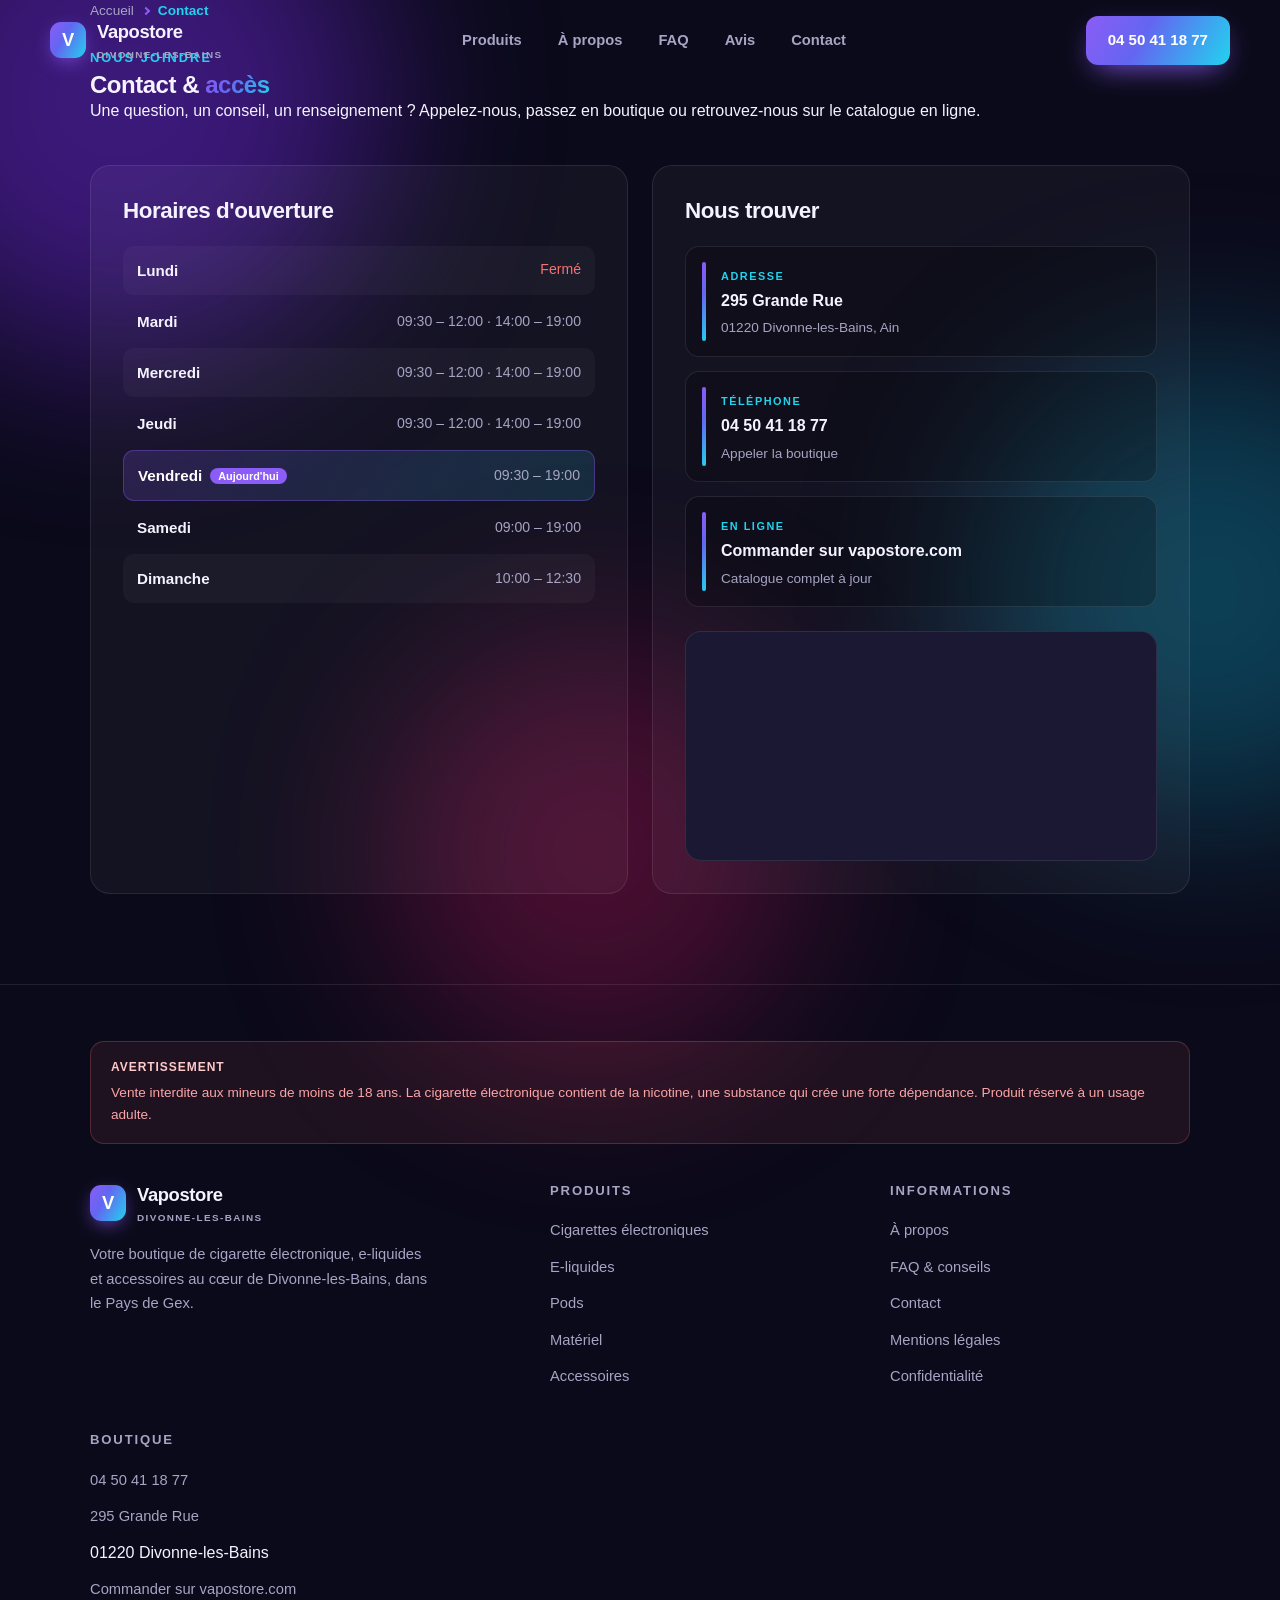
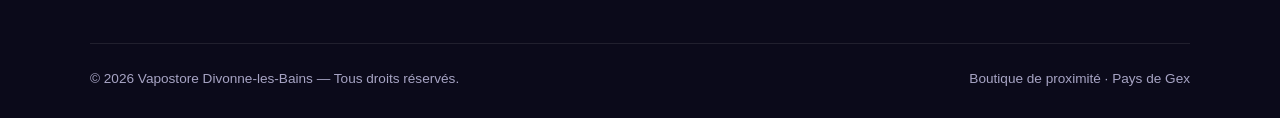
<file: contact.html>
<!DOCTYPE html>
<html lang="fr">
<head>
  <meta charset="UTF-8" />
  <meta name="viewport" content="width=device-width, initial-scale=1.0" />
  <title>Contact · Vapostore Divonne-les-Bains</title>
  <meta name="description" content="Contactez Vapostore Divonne-les-Bains : 295 Grande Rue, 01220. Téléphone 04 50 41 18 77. Horaires d'ouverture et accès." />
  <meta name="theme-color" content="#0b0a1a" />
  <meta name="robots" content="index, follow" />
  <link rel="stylesheet" href="../assets/style.css" />
</head>
<body>
  <div class="progress" id="progress"></div>
  <div class="glow a"></div>
  <div class="glow b"></div>
  <div class="glow c"></div>

  <!-- HEADER -->
  <header id="header">
    <div class="wrap bar">
      <a href="../index.html" class="brand">
        <span class="mono">V</span>
        <span>Vapostore<small>Divonne-les-Bains</small></span>
      </a>
      <nav class="desk">
        <a href="../index.html#produits">Produits</a>
        <a href="../pages/a-propos.html">À propos</a>
        <a href="../pages/faq.html">FAQ</a>
        <a href="../index.html#avis">Avis</a>
        <a href="../pages/contact.html">Contact</a>
      </nav>
      <a href="tel:+33450411877" class="btn btn-primary header-cta">04 50 41 18 77</a>
      <button class="burger" id="burger" aria-label="Menu"><span></span><span></span><span></span></button>
    </div>
  </header>

  <div class="mobile-menu" id="mobileMenu">
    <a href="../index.html#produits">Produits</a>
    <a href="../pages/a-propos.html">À propos</a>
    <a href="../pages/faq.html">FAQ</a>
    <a href="../index.html#avis">Avis</a>
    <a href="../pages/contact.html">Contact</a>
    <a href="tel:+33450411877" class="btn btn-primary">Appeler la boutique</a>
  </div>

  <section class="page-hero">
    <div class="wrap">
      <nav class="breadcrumb reveal">
        <a href="../index.html">Accueil</a>
        <span class="sep"></span>
        <span class="cur">Contact</span>
      </nav>
      <span class="tag reveal" style="color:var(--brand-2);font-size:.8rem;font-weight:700;letter-spacing:.16em;text-transform:uppercase">Nous joindre</span>
      <h1 class="reveal">Contact &amp; <span class="grad-text">accès</span></h1>
      <p class="lead reveal">Une question, un conseil, un renseignement ? Appelez-nous, passez en boutique ou retrouvez-nous sur le catalogue en ligne.</p>
    </div>
  </section>

  <section class="sec" style="padding-top:40px">
    <div class="wrap">
      <div class="info-grid">
        <div class="panel reveal">
          <h3>Horaires d'ouverture</h3>
          <ul class="hours" id="hours">
            <li data-day="1" class="closed"><span class="day">Lundi</span><span class="time">Fermé</span></li>
            <li data-day="2"><span class="day">Mardi</span><span class="time">09:30 – 12:00 · 14:00 – 19:00</span></li>
            <li data-day="3"><span class="day">Mercredi</span><span class="time">09:30 – 12:00 · 14:00 – 19:00</span></li>
            <li data-day="4"><span class="day">Jeudi</span><span class="time">09:30 – 12:00 · 14:00 – 19:00</span></li>
            <li data-day="5"><span class="day">Vendredi</span><span class="time">09:30 – 19:00</span></li>
            <li data-day="6"><span class="day">Samedi</span><span class="time">09:00 – 19:00</span></li>
            <li data-day="0"><span class="day">Dimanche</span><span class="time">10:00 – 12:30</span></li>
          </ul>
        </div>
        <div class="panel reveal">
          <h3>Nous trouver</h3>
          <div class="contact-list">
            <a href="https://maps.google.com/?q=295+Grande+Rue+01220+Divonne-les-Bains" target="_blank" rel="noopener">
              <div class="bar"></div>
              <div><span class="lab">Adresse</span><b>295 Grande Rue</b><span>01220 Divonne-les-Bains, Ain</span></div>
            </a>
            <a href="tel:+33450411877">
              <div class="bar"></div>
              <div><span class="lab">Téléphone</span><b>04 50 41 18 77</b><span>Appeler la boutique</span></div>
            </a>
            <a href="https://www.vapostore.com/" target="_blank" rel="noopener">
              <div class="bar"></div>
              <div><span class="lab">En ligne</span><b>Commander sur vapostore.com</b><span>Catalogue complet à jour</span></div>
            </a>
          </div>
          <div class="map-embed">
            <iframe title="Carte Vapostore Divonne-les-Bains" loading="lazy"
              src="https://www.openstreetmap.org/export/embed.html?bbox=6.132%2C46.351%2C6.151%2C46.363&layer=mapnik&marker=46.3569%2C6.1417"></iframe>
          </div>
        </div>
      </div>
    </div>
  </section>

  <!-- FOOTER -->
  <footer>
    <div class="wrap">
      <div class="legal-warn reveal">
        <b>Avertissement</b>
        Vente interdite aux mineurs de moins de 18 ans. La cigarette électronique contient de la nicotine, une substance qui crée une forte dépendance. Produit réservé à un usage adulte.
      </div>
      <div class="foot-grid">
        <div>
          <a href="../index.html" class="brand">
            <span class="mono">V</span>
            <span>Vapostore<small>Divonne-les-Bains</small></span>
          </a>
          <p class="desc">Votre boutique de cigarette électronique, e-liquides et accessoires au cœur de Divonne-les-Bains, dans le Pays de Gex.</p>
        </div>
        <div>
          <h4>Produits</h4>
          <ul>
            <li><a href="../produits/cigarette-electronique.html">Cigarettes électroniques</a></li>
            <li><a href="../produits/e-liquides.html">E-liquides</a></li>
            <li><a href="../produits/pods.html">Pods</a></li>
            <li><a href="../produits/materiel.html">Matériel</a></li>
            <li><a href="../produits/accessoires.html">Accessoires</a></li>
          </ul>
        </div>
        <div>
          <h4>Informations</h4>
          <ul>
            <li><a href="../pages/a-propos.html">À propos</a></li>
            <li><a href="../pages/faq.html">FAQ &amp; conseils</a></li>
            <li><a href="../pages/contact.html">Contact</a></li>
            <li><a href="../pages/mentions-legales.html">Mentions légales</a></li>
            <li><a href="../pages/confidentialite.html">Confidentialité</a></li>
          </ul>
        </div>
        <div>
          <h4>Boutique</h4>
          <ul>
            <li><a href="tel:+33450411877">04 50 41 18 77</a></li>
            <li><a href="https://maps.google.com/?q=295+Grande+Rue+01220+Divonne-les-Bains" target="_blank" rel="noopener">295 Grande Rue</a></li>
            <li><span>01220 Divonne-les-Bains</span></li>
            <li><a href="https://www.vapostore.com/" target="_blank" rel="noopener">Commander sur vapostore.com</a></li>
          </ul>
        </div>
      </div>
      <div class="foot-bottom">
        <span>© <span id="year"></span> Vapostore Divonne-les-Bains — Tous droits réservés.</span>
        <span>Boutique de proximité · Pays de Gex</span>
      </div>
    </div>
  </footer>

  <button class="totop" id="totop" aria-label="Haut de page"></button>
  <script src="../assets/app.js"></script>
</body>
</html>
</file>
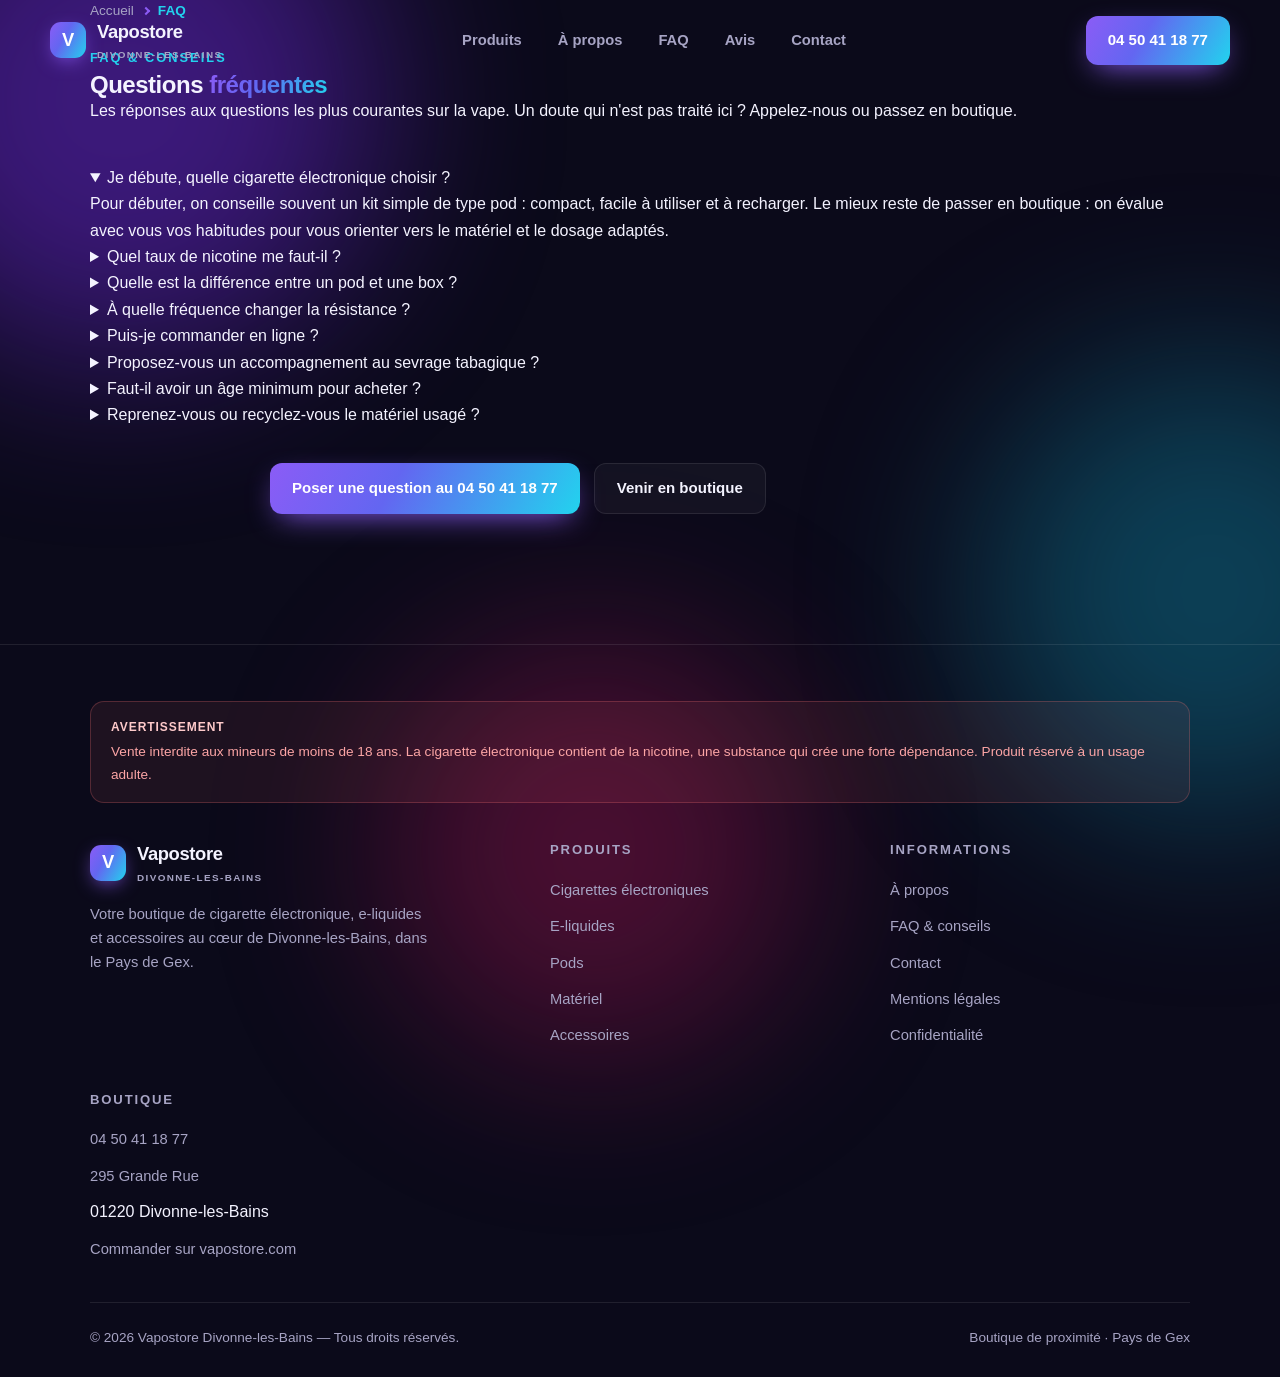
<file: faq.html>
<!DOCTYPE html>
<html lang="fr">
<head>
  <meta charset="UTF-8" />
  <meta name="viewport" content="width=device-width, initial-scale=1.0" />
  <title>FAQ & conseils · Vapostore Divonne-les-Bains</title>
  <meta name="description" content="FAQ Vapostore Divonne-les-Bains : débuter la vape, choisir son taux de nicotine, pods ou box, entretien, commande en ligne et conseils." />
  <meta name="theme-color" content="#0b0a1a" />
  <meta name="robots" content="index, follow" />
  <link rel="stylesheet" href="../assets/style.css" />
</head>
<body>
  <div class="progress" id="progress"></div>
  <div class="glow a"></div>
  <div class="glow b"></div>
  <div class="glow c"></div>

  <!-- HEADER -->
  <header id="header">
    <div class="wrap bar">
      <a href="../index.html" class="brand">
        <span class="mono">V</span>
        <span>Vapostore<small>Divonne-les-Bains</small></span>
      </a>
      <nav class="desk">
        <a href="../index.html#produits">Produits</a>
        <a href="../pages/a-propos.html">À propos</a>
        <a href="../pages/faq.html">FAQ</a>
        <a href="../index.html#avis">Avis</a>
        <a href="../pages/contact.html">Contact</a>
      </nav>
      <a href="tel:+33450411877" class="btn btn-primary header-cta">04 50 41 18 77</a>
      <button class="burger" id="burger" aria-label="Menu"><span></span><span></span><span></span></button>
    </div>
  </header>

  <div class="mobile-menu" id="mobileMenu">
    <a href="../index.html#produits">Produits</a>
    <a href="../pages/a-propos.html">À propos</a>
    <a href="../pages/faq.html">FAQ</a>
    <a href="../index.html#avis">Avis</a>
    <a href="../pages/contact.html">Contact</a>
    <a href="tel:+33450411877" class="btn btn-primary">Appeler la boutique</a>
  </div>

  <section class="page-hero">
    <div class="wrap">
      <nav class="breadcrumb reveal">
        <a href="../index.html">Accueil</a>
        <span class="sep"></span>
        <span class="cur">FAQ</span>
      </nav>
      <span class="tag reveal" style="color:var(--brand-2);font-size:.8rem;font-weight:700;letter-spacing:.16em;text-transform:uppercase">FAQ & conseils</span>
      <h1 class="reveal">Questions <span class="grad-text">fréquentes</span></h1>
      <p class="lead reveal">Les réponses aux questions les plus courantes sur la vape. Un doute qui n'est pas traité ici ? Appelez-nous ou passez en boutique.</p>
    </div>
  </section>

  <section class="sec" style="padding-top:40px">
    <div class="wrap faq reveal">
        <details open>
          <summary>Je débute, quelle cigarette électronique choisir ?</summary>
          <div class="ans"><p>Pour débuter, on conseille souvent un kit simple de type pod : compact, facile à utiliser et à recharger. Le mieux reste de passer en boutique : on évalue avec vous vos habitudes pour vous orienter vers le matériel et le dosage adaptés.</p></div>
        </details>
        <details>
          <summary>Quel taux de nicotine me faut-il ?</summary>
          <div class="ans"><p>Cela dépend de votre consommation de tabac actuelle. Un gros fumeur commencera généralement avec un taux plus élevé, puis le réduira progressivement. Nous vous aidons à trouver le bon dosage de départ en boutique.</p></div>
        </details>
        <details>
          <summary>Quelle est la différence entre un pod et une box ?</summary>
          <div class="ans"><p>Un pod est un système compact, simple et nomade, idéal au quotidien. Une box (ou mod) est plus puissante et personnalisable, elle s'adresse plutôt aux vapoteurs confirmés qui veulent régler leur vape.</p></div>
        </details>
        <details>
          <summary>À quelle fréquence changer la résistance ?</summary>
          <div class="ans"><p>En moyenne toutes les une à trois semaines selon votre utilisation et le e-liquide employé. Un goût de brûlé ou une baisse de vapeur indiquent qu'il est temps de la remplacer.</p></div>
        </details>
        <details>
          <summary>Puis-je commander en ligne ?</summary>
          <div class="ans"><p>Oui. Retrouvez l'ensemble du catalogue, mis à jour en temps réel, sur vapostore.com. Vous pouvez aussi venir chercher vos produits et demander conseil directement en boutique.</p></div>
        </details>
        <details>
          <summary>Proposez-vous un accompagnement au sevrage tabagique ?</summary>
          <div class="ans"><p>Oui, c'est même au cœur de notre métier. Nous vous accompagnons pour réduire puis, si vous le souhaitez, arrêter le tabac à votre rythme, sans pression.</p></div>
        </details>
        <details>
          <summary>Faut-il avoir un âge minimum pour acheter ?</summary>
          <div class="ans"><p>Oui. La vente de produits de vapotage est strictement interdite aux mineurs de moins de 18 ans.</p></div>
        </details>
        <details>
          <summary>Reprenez-vous ou recyclez-vous le matériel usagé ?</summary>
          <div class="ans"><p>Les accus et le matériel électronique ne se jettent pas avec les ordures ménagères. Demandez-nous en boutique pour connaître les solutions de recyclage adaptées.</p></div>
        </details>
    </div>
    <div class="wrap" style="max-width:820px;margin:34px auto 0">
      <div class="hero-cta reveal">
        <a href="tel:+33450411877" class="btn btn-primary">Poser une question au 04 50 41 18 77</a>
        <a href="contact.html" class="btn btn-ghost">Venir en boutique</a>
      </div>
    </div>
  </section>

  <!-- FOOTER -->
  <footer>
    <div class="wrap">
      <div class="legal-warn reveal">
        <b>Avertissement</b>
        Vente interdite aux mineurs de moins de 18 ans. La cigarette électronique contient de la nicotine, une substance qui crée une forte dépendance. Produit réservé à un usage adulte.
      </div>
      <div class="foot-grid">
        <div>
          <a href="../index.html" class="brand">
            <span class="mono">V</span>
            <span>Vapostore<small>Divonne-les-Bains</small></span>
          </a>
          <p class="desc">Votre boutique de cigarette électronique, e-liquides et accessoires au cœur de Divonne-les-Bains, dans le Pays de Gex.</p>
        </div>
        <div>
          <h4>Produits</h4>
          <ul>
            <li><a href="../produits/cigarette-electronique.html">Cigarettes électroniques</a></li>
            <li><a href="../produits/e-liquides.html">E-liquides</a></li>
            <li><a href="../produits/pods.html">Pods</a></li>
            <li><a href="../produits/materiel.html">Matériel</a></li>
            <li><a href="../produits/accessoires.html">Accessoires</a></li>
          </ul>
        </div>
        <div>
          <h4>Informations</h4>
          <ul>
            <li><a href="../pages/a-propos.html">À propos</a></li>
            <li><a href="../pages/faq.html">FAQ &amp; conseils</a></li>
            <li><a href="../pages/contact.html">Contact</a></li>
            <li><a href="../pages/mentions-legales.html">Mentions légales</a></li>
            <li><a href="../pages/confidentialite.html">Confidentialité</a></li>
          </ul>
        </div>
        <div>
          <h4>Boutique</h4>
          <ul>
            <li><a href="tel:+33450411877">04 50 41 18 77</a></li>
            <li><a href="https://maps.google.com/?q=295+Grande+Rue+01220+Divonne-les-Bains" target="_blank" rel="noopener">295 Grande Rue</a></li>
            <li><span>01220 Divonne-les-Bains</span></li>
            <li><a href="https://www.vapostore.com/" target="_blank" rel="noopener">Commander sur vapostore.com</a></li>
          </ul>
        </div>
      </div>
      <div class="foot-bottom">
        <span>© <span id="year"></span> Vapostore Divonne-les-Bains — Tous droits réservés.</span>
        <span>Boutique de proximité · Pays de Gex</span>
      </div>
    </div>
  </footer>

  <button class="totop" id="totop" aria-label="Haut de page"></button>
  <script src="../assets/app.js"></script>
</body>
</html>
</file>
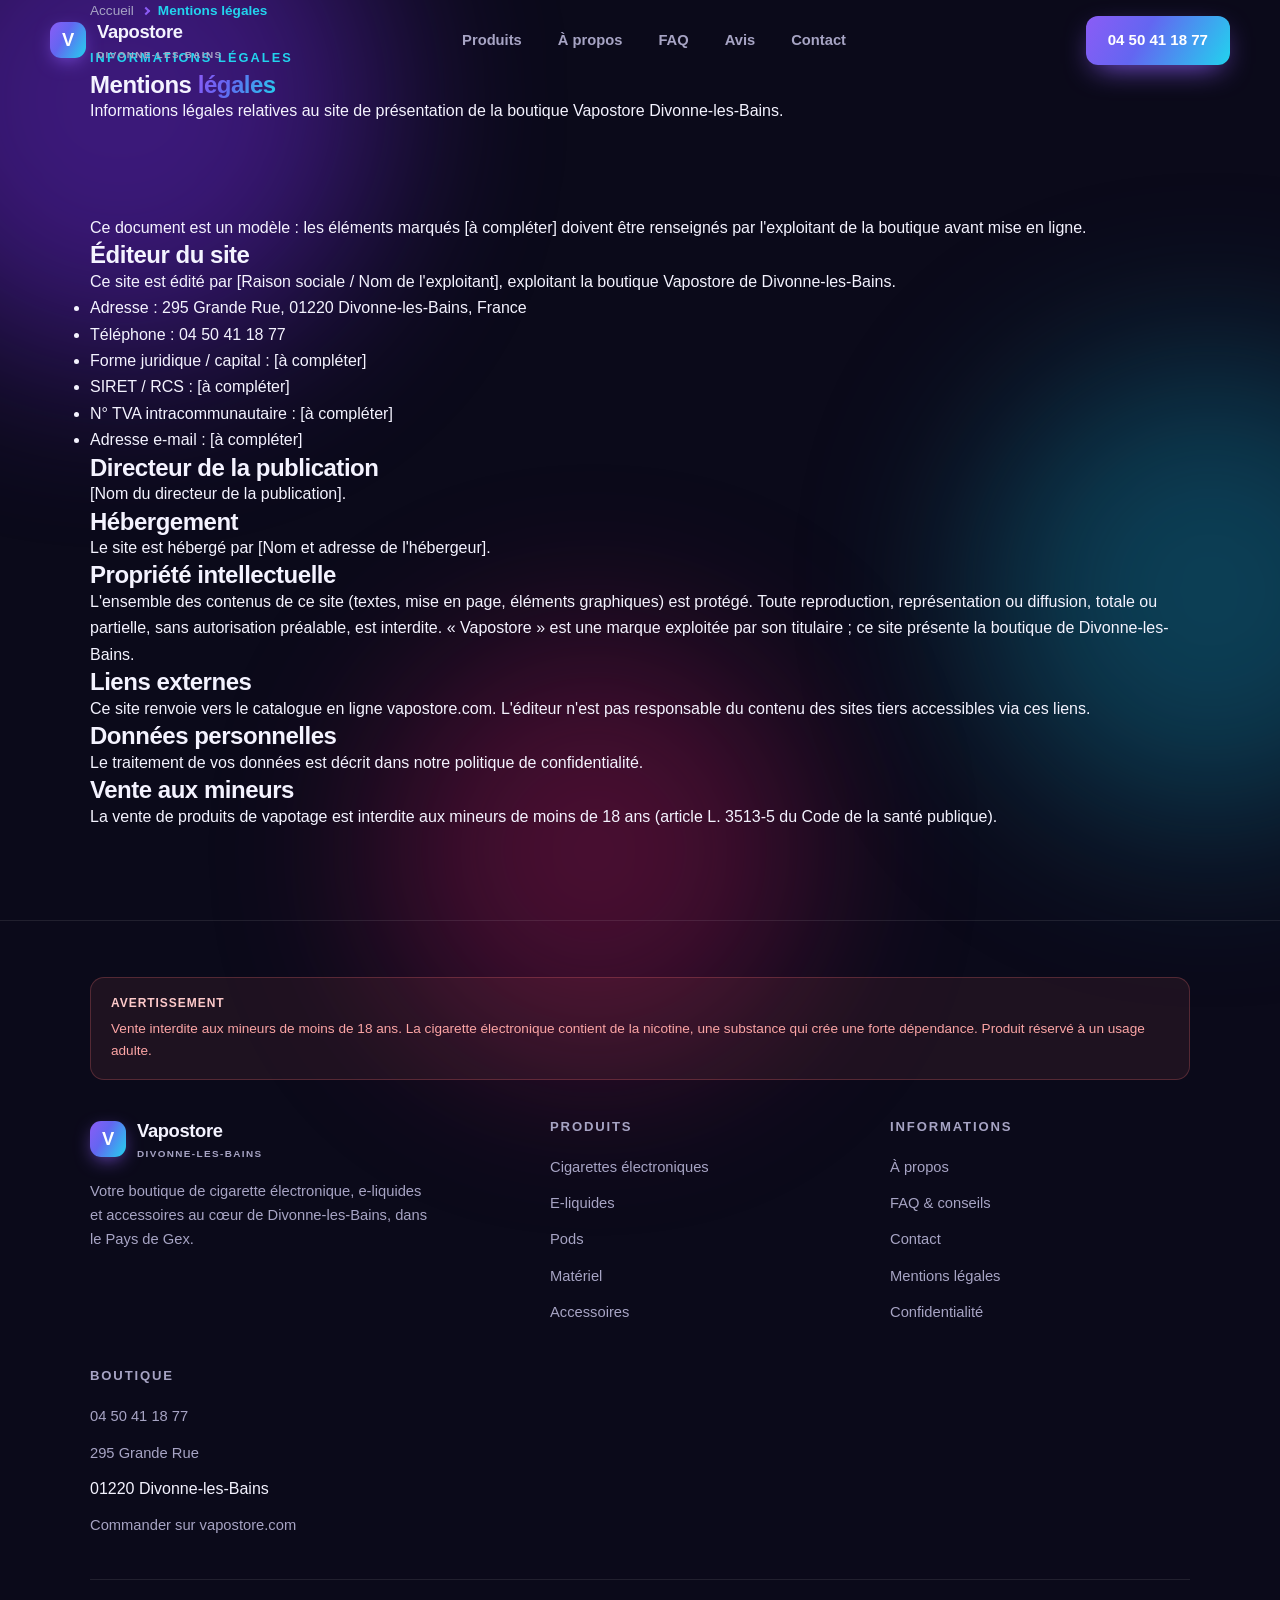
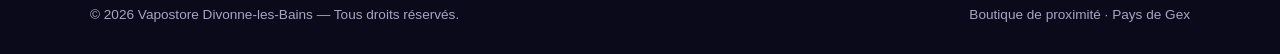
<file: mentionslegales.html>
<!DOCTYPE html>
<html lang="fr">
<head>
  <meta charset="UTF-8" />
  <meta name="viewport" content="width=device-width, initial-scale=1.0" />
  <title>Mentions légales · Vapostore Divonne-les-Bains</title>
  <meta name="description" content="Mentions légales du site de la boutique Vapostore Divonne-les-Bains (modèle à compléter par l'exploitant)." />
  <meta name="theme-color" content="#0b0a1a" />
  <meta name="robots" content="index, follow" />
  <link rel="stylesheet" href="../assets/style.css" />
</head>
<body>
  <div class="progress" id="progress"></div>
  <div class="glow a"></div>
  <div class="glow b"></div>
  <div class="glow c"></div>

  <!-- HEADER -->
  <header id="header">
    <div class="wrap bar">
      <a href="../index.html" class="brand">
        <span class="mono">V</span>
        <span>Vapostore<small>Divonne-les-Bains</small></span>
      </a>
      <nav class="desk">
        <a href="../index.html#produits">Produits</a>
        <a href="../pages/a-propos.html">À propos</a>
        <a href="../pages/faq.html">FAQ</a>
        <a href="../index.html#avis">Avis</a>
        <a href="../pages/contact.html">Contact</a>
      </nav>
      <a href="tel:+33450411877" class="btn btn-primary header-cta">04 50 41 18 77</a>
      <button class="burger" id="burger" aria-label="Menu"><span></span><span></span><span></span></button>
    </div>
  </header>

  <div class="mobile-menu" id="mobileMenu">
    <a href="../index.html#produits">Produits</a>
    <a href="../pages/a-propos.html">À propos</a>
    <a href="../pages/faq.html">FAQ</a>
    <a href="../index.html#avis">Avis</a>
    <a href="../pages/contact.html">Contact</a>
    <a href="tel:+33450411877" class="btn btn-primary">Appeler la boutique</a>
  </div>

  <section class="page-hero">
    <div class="wrap">
      <nav class="breadcrumb reveal">
        <a href="../index.html">Accueil</a>
        <span class="sep"></span>
        <span class="cur">Mentions légales</span>
      </nav>
      <span class="tag reveal" style="color:var(--brand-2);font-size:.8rem;font-weight:700;letter-spacing:.16em;text-transform:uppercase">Informations légales</span>
      <h1 class="reveal">Mentions <span class="grad-text">légales</span></h1>
      <p class="lead reveal">Informations légales relatives au site de présentation de la boutique Vapostore Divonne-les-Bains.</p>
    </div>
  </section>

  <section class="sec">
    <div class="wrap prose reveal">
      <div class="card-note">Ce document est un modèle : les éléments marqués <span class="placeholder">[à compléter]</span> doivent être renseignés par l'exploitant de la boutique avant mise en ligne.</div>

      <h2>Éditeur du site</h2>
      <p>Ce site est édité par <span class="placeholder">[Raison sociale / Nom de l'exploitant]</span>, exploitant la boutique Vapostore de Divonne-les-Bains.</p>
      <ul>
        <li>Adresse : 295 Grande Rue, 01220 Divonne-les-Bains, France</li>
        <li>Téléphone : 04 50 41 18 77</li>
        <li>Forme juridique / capital : <span class="placeholder">[à compléter]</span></li>
        <li>SIRET / RCS : <span class="placeholder">[à compléter]</span></li>
        <li>N° TVA intracommunautaire : <span class="placeholder">[à compléter]</span></li>
        <li>Adresse e-mail : <span class="placeholder">[à compléter]</span></li>
      </ul>

      <h2>Directeur de la publication</h2>
      <p><span class="placeholder">[Nom du directeur de la publication]</span>.</p>

      <h2>Hébergement</h2>
      <p>Le site est hébergé par <span class="placeholder">[Nom et adresse de l'hébergeur]</span>.</p>

      <h2>Propriété intellectuelle</h2>
      <p>L'ensemble des contenus de ce site (textes, mise en page, éléments graphiques) est protégé. Toute reproduction, représentation ou diffusion, totale ou partielle, sans autorisation préalable, est interdite. « Vapostore » est une marque exploitée par son titulaire ; ce site présente la boutique de Divonne-les-Bains.</p>

      <h2>Liens externes</h2>
      <p>Ce site renvoie vers le catalogue en ligne <a href="https://www.vapostore.com/" target="_blank" rel="noopener">vapostore.com</a>. L'éditeur n'est pas responsable du contenu des sites tiers accessibles via ces liens.</p>

      <h2>Données personnelles</h2>
      <p>Le traitement de vos données est décrit dans notre <a href="confidentialite.html">politique de confidentialité</a>.</p>

      <h2>Vente aux mineurs</h2>
      <p>La vente de produits de vapotage est interdite aux mineurs de moins de 18 ans (article L. 3513-5 du Code de la santé publique).</p>
    </div>
  </section>

  <!-- FOOTER -->
  <footer>
    <div class="wrap">
      <div class="legal-warn reveal">
        <b>Avertissement</b>
        Vente interdite aux mineurs de moins de 18 ans. La cigarette électronique contient de la nicotine, une substance qui crée une forte dépendance. Produit réservé à un usage adulte.
      </div>
      <div class="foot-grid">
        <div>
          <a href="../index.html" class="brand">
            <span class="mono">V</span>
            <span>Vapostore<small>Divonne-les-Bains</small></span>
          </a>
          <p class="desc">Votre boutique de cigarette électronique, e-liquides et accessoires au cœur de Divonne-les-Bains, dans le Pays de Gex.</p>
        </div>
        <div>
          <h4>Produits</h4>
          <ul>
            <li><a href="../produits/cigarette-electronique.html">Cigarettes électroniques</a></li>
            <li><a href="../produits/e-liquides.html">E-liquides</a></li>
            <li><a href="../produits/pods.html">Pods</a></li>
            <li><a href="../produits/materiel.html">Matériel</a></li>
            <li><a href="../produits/accessoires.html">Accessoires</a></li>
          </ul>
        </div>
        <div>
          <h4>Informations</h4>
          <ul>
            <li><a href="../pages/a-propos.html">À propos</a></li>
            <li><a href="../pages/faq.html">FAQ &amp; conseils</a></li>
            <li><a href="../pages/contact.html">Contact</a></li>
            <li><a href="../pages/mentions-legales.html">Mentions légales</a></li>
            <li><a href="../pages/confidentialite.html">Confidentialité</a></li>
          </ul>
        </div>
        <div>
          <h4>Boutique</h4>
          <ul>
            <li><a href="tel:+33450411877">04 50 41 18 77</a></li>
            <li><a href="https://maps.google.com/?q=295+Grande+Rue+01220+Divonne-les-Bains" target="_blank" rel="noopener">295 Grande Rue</a></li>
            <li><span>01220 Divonne-les-Bains</span></li>
            <li><a href="https://www.vapostore.com/" target="_blank" rel="noopener">Commander sur vapostore.com</a></li>
          </ul>
        </div>
      </div>
      <div class="foot-bottom">
        <span>© <span id="year"></span> Vapostore Divonne-les-Bains — Tous droits réservés.</span>
        <span>Boutique de proximité · Pays de Gex</span>
      </div>
    </div>
  </footer>

  <button class="totop" id="totop" aria-label="Haut de page"></button>
  <script src="../assets/app.js"></script>
</body>
</html>
</file>
<file: assets/style.css>
:root{
  --bg:#0b0a1a;
  --bg-2:#111027;
  --surface:rgba(255,255,255,.04);
  --surface-2:rgba(255,255,255,.06);
  --border:rgba(255,255,255,.09);
  --text:#f4f3ff;
  --muted:#a7a4c4;
  --brand:#8b5cf6;
  --brand-2:#22d3ee;
  --grad:linear-gradient(120deg,#8b5cf6 0%,#6366f1 40%,#22d3ee 100%);
  --grad-soft:linear-gradient(120deg,rgba(139,92,246,.18),rgba(34,211,238,.14));
  --radius:20px;
  --shadow:0 20px 60px -20px rgba(0,0,0,.7);
  --maxw:1180px;
}
*{box-sizing:border-box;margin:0;padding:0}
html{scroll-behavior:smooth}
body{
  font-family:-apple-system,BlinkMacSystemFont,"Segoe UI",Roboto,Helvetica,Arial,sans-serif;
  background:var(--bg);
  color:var(--text);
  line-height:1.65;
  -webkit-font-smoothing:antialiased;
  overflow-x:hidden;
}
a{color:inherit;text-decoration:none}
.wrap{max-width:var(--maxw);margin:0 auto;padding:0 clamp(18px,4vw,40px)}
section{position:relative}
h1,h2,h3{line-height:1.15;letter-spacing:-.02em;font-weight:800}

.grad-text{
  background:var(--grad);
  -webkit-background-clip:text;background-clip:text;
  -webkit-text-fill-color:transparent;
}

/* Background decoration */
.glow{position:fixed;border-radius:50%;filter:blur(90px);opacity:.5;z-index:0;pointer-events:none}
.glow.a{width:520px;height:520px;background:#6d28d9;top:-160px;left:-140px}
.glow.b{width:460px;height:460px;background:#0e7490;top:40%;right:-160px}
.glow.c{width:420px;height:420px;background:#be185d;bottom:-160px;left:30%;opacity:.35}

/* Monogram logo (no image, no emoji) */
.mono{display:grid;place-items:center;background:var(--grad);color:#fff;font-weight:800;border-radius:11px}

/* Header */
header{position:fixed;top:0;left:0;right:0;z-index:50;transition:.35s ease}
header .bar{display:flex;align-items:center;justify-content:space-between;gap:20px;padding:16px 0;transition:.35s ease}
header.scrolled{background:rgba(11,10,26,.75);backdrop-filter:blur(14px);border-bottom:1px solid var(--border)}
header.scrolled .bar{padding:11px 0}
.brand{display:flex;align-items:center;gap:11px;font-weight:800;font-size:1.15rem;letter-spacing:-.02em}
.brand .mono{width:36px;height:36px;font-size:1.15rem;box-shadow:0 6px 20px -6px var(--brand)}
.brand small{display:block;font-size:.62rem;font-weight:600;color:var(--muted);letter-spacing:.14em;text-transform:uppercase}
nav.desk{display:flex;align-items:center;gap:6px}
nav.desk a{padding:9px 15px;border-radius:10px;font-size:.92rem;font-weight:600;color:var(--muted);transition:.2s}
nav.desk a:hover{color:var(--text);background:var(--surface)}
.btn{
  display:inline-flex;align-items:center;gap:9px;cursor:pointer;border:none;
  font-family:inherit;font-weight:700;font-size:.94rem;
  padding:12px 22px;border-radius:12px;transition:.25s;white-space:nowrap;
}
.btn-primary{background:var(--grad);color:#fff;box-shadow:0 10px 30px -10px var(--brand)}
.btn-primary:hover{transform:translateY(-2px);box-shadow:0 16px 40px -12px var(--brand)}
.btn-ghost{background:var(--surface);color:var(--text);border:1px solid var(--border)}
.btn-ghost:hover{background:var(--surface-2);border-color:rgba(255,255,255,.2)}
.burger{display:none;flex-direction:column;gap:5px;background:none;border:none;cursor:pointer;padding:8px}
.burger span{width:24px;height:2px;background:var(--text);border-radius:2px;transition:.3s}
.burger.open span:nth-child(1){transform:translateY(7px) rotate(45deg)}
.burger.open span:nth-child(2){opacity:0}
.burger.open span:nth-child(3){transform:translateY(-7px) rotate(-45deg)}

.mobile-menu{
  position:fixed;inset:0;z-index:45;background:rgba(11,10,26,.97);backdrop-filter:blur(10px);
  display:flex;flex-direction:column;justify-content:center;gap:8px;padding:40px;
  transform:translateX(100%);transition:.4s cubic-bezier(.6,0,.2,1);
}
.mobile-menu.open{transform:translateX(0)}
.mobile-menu a{font-size:1.5rem;font-weight:800;padding:14px 4px;border-bottom:1px solid var(--border)}
.mobile-menu .btn{margin-top:20px;justify-content:center}

/* Hero */
.hero{padding:170px 0 90px;position:relative;z-index:1}
.hero-grid{display:grid;grid-template-columns:1.15fr .85fr;gap:56px;align-items:center}
.pill{
  display:inline-flex;align-items:center;gap:9px;padding:7px 15px;border-radius:100px;
  background:var(--grad-soft);border:1px solid var(--border);font-size:.82rem;font-weight:600;
  color:#d6d2ff;margin-bottom:24px;
}
.pill .ping{width:8px;height:8px;border-radius:50%;background:#34d399;box-shadow:0 0 0 0 rgba(52,211,153,.6);animation:ping 1.8s infinite}
@keyframes ping{0%{box-shadow:0 0 0 0 rgba(52,211,153,.55)}70%{box-shadow:0 0 0 10px rgba(52,211,153,0)}100%{box-shadow:0 0 0 0 rgba(52,211,153,0)}}
.hero h1{font-size:clamp(2.3rem,5.4vw,4rem);margin-bottom:22px}
.hero p.lead{font-size:clamp(1.02rem,2vw,1.2rem);color:var(--muted);max-width:560px;margin-bottom:34px}
.hero-cta{display:flex;flex-wrap:wrap;gap:14px;margin-bottom:40px}
.hero-stats{display:flex;gap:30px;flex-wrap:wrap}
.hero-stats .s b{font-size:1.7rem;font-weight:800;display:block}
.hero-stats .s span{font-size:.82rem;color:var(--muted)}

.hero-card{
  background:var(--surface);border:1px solid var(--border);border-radius:26px;
  padding:30px;box-shadow:var(--shadow);position:relative;overflow:hidden;
  animation:float 6s ease-in-out infinite;
}
@keyframes float{0%,100%{transform:translateY(0)}50%{transform:translateY(-12px)}}
.hero-card::before{content:"";position:absolute;inset:0;background:var(--grad-soft);opacity:.6}
.hero-card > *{position:relative}
.hero-card .monogram{width:88px;height:88px;margin:0 auto 16px;font-size:2.6rem;border-radius:22px;box-shadow:0 14px 34px -12px var(--brand)}
.hero-card h3{text-align:center;font-size:1.35rem;margin-bottom:4px}
.hero-card .sub{text-align:center;color:var(--muted);font-size:.9rem;margin-bottom:22px}
.mini-info{display:flex;flex-direction:column;gap:12px}
.mini-info .row{display:flex;align-items:center;gap:14px;padding:13px 16px;background:rgba(0,0,0,.25);border:1px solid var(--border);border-radius:14px}
.mini-info .bar{width:4px;align-self:stretch;border-radius:4px;background:var(--grad);flex:none}
.mini-info .txt b{display:block;font-size:.95rem}
.mini-info .txt .lab{font-size:.68rem;letter-spacing:.14em;text-transform:uppercase;color:var(--brand-2);font-weight:700}
.mini-info .txt span{font-size:.8rem;color:var(--muted)}

/* Marquee */
.marquee{border-top:1px solid var(--border);border-bottom:1px solid var(--border);padding:18px 0;overflow:hidden;background:rgba(255,255,255,.02);position:relative;z-index:1}
.marquee-track{display:flex;gap:0;white-space:nowrap;width:max-content;animation:scroll 26s linear infinite}
.marquee-track span{font-size:1.05rem;font-weight:700;color:var(--muted);display:inline-flex;align-items:center;padding:0 26px}
.marquee-track span::after{content:"";width:6px;height:6px;border-radius:50%;background:var(--brand);margin-left:26px}
@keyframes scroll{to{transform:translateX(-50%)}}

/* Sections */
.sec{padding:90px 0;position:relative;z-index:1}
.sec-head{text-align:center;max-width:680px;margin:0 auto 56px}
.sec-head .tag{font-size:.8rem;font-weight:700;letter-spacing:.16em;text-transform:uppercase;color:var(--brand-2);margin-bottom:14px;display:block}
.sec-head h2{font-size:clamp(1.9rem,4vw,2.9rem);margin-bottom:16px}
.sec-head p{color:var(--muted);font-size:1.05rem}

/* Products grid */
.grid{display:grid;gap:22px}
.grid.g3{grid-template-columns:repeat(3,1fr)}
.grid.g4{grid-template-columns:repeat(4,1fr)}
.prod{
  display:flex;flex-direction:column;
  background:var(--surface);border:1px solid var(--border);border-radius:var(--radius);
  padding:26px;transition:.3s;position:relative;overflow:hidden;
}
.prod::before{content:"";position:absolute;top:0;left:0;right:0;height:3px;background:var(--grad);opacity:0;transition:.3s}
.prod:hover{transform:translateY(-6px);border-color:rgba(139,92,246,.5);background:var(--surface-2)}
.prod:hover::before{opacity:1}
.prod .num{font-size:.78rem;font-weight:800;letter-spacing:.1em;color:var(--brand-2);margin-bottom:12px}
.prod h3{font-size:1.2rem;margin-bottom:9px}
.prod p{color:var(--muted);font-size:.92rem;flex:1}
.prod .tags{display:flex;flex-wrap:wrap;gap:7px;margin-top:16px}
.prod .tags span{font-size:.72rem;padding:4px 10px;border-radius:100px;background:rgba(139,92,246,.14);border:1px solid rgba(139,92,246,.25);color:#d6d2ff}
.prod .go{display:inline-flex;align-items:center;gap:8px;margin-top:18px;font-weight:700;font-size:.9rem;color:var(--brand-2)}
.prod .go::after{content:"";width:7px;height:7px;border-top:2px solid var(--brand-2);border-right:2px solid var(--brand-2);transform:rotate(45deg);transition:.25s}
.prod:hover .go::after{transform:rotate(45deg) translate(2px,-2px)}
.catalog-cta{text-align:center;margin-top:40px}

/* Feature (why us) — icon-free, accent bar */
.feat{display:flex;gap:16px;padding:6px 0}
.feat .bar{width:5px;border-radius:5px;background:var(--grad);flex:none}
.feat h3{font-size:1.12rem;margin-bottom:6px}
.feat p{color:var(--muted);font-size:.94rem}

/* Hours + contact */
.info-grid{display:grid;grid-template-columns:1fr 1fr;gap:24px;align-items:stretch}
.panel{background:var(--surface);border:1px solid var(--border);border-radius:var(--radius);padding:32px}
.panel h3{font-size:1.4rem;margin-bottom:22px}
.hours{list-style:none;display:flex;flex-direction:column;gap:2px}
.hours li{display:flex;justify-content:space-between;align-items:center;gap:12px;padding:12px 14px;border-radius:11px;font-size:.95rem}
.hours li:nth-child(odd){background:rgba(255,255,255,.03)}
.hours li .day{font-weight:600}
.hours li .time{color:var(--muted);font-size:.88rem;text-align:right}
.hours li.today{background:var(--grad-soft);border:1px solid rgba(139,92,246,.35)}
.hours li.today .day{color:#fff}
.hours li.closed .time{color:#f87171}
.badge-today{font-size:.68rem;background:var(--brand);color:#fff;padding:2px 8px;border-radius:100px;margin-left:8px;font-weight:700;vertical-align:middle}

.contact-list{display:flex;flex-direction:column;gap:14px;margin-bottom:24px}
.contact-list a{display:flex;align-items:center;gap:15px;padding:15px 16px;background:rgba(0,0,0,.22);border:1px solid var(--border);border-radius:14px;transition:.25s}
.contact-list a:hover{border-color:rgba(139,92,246,.5);transform:translateX(4px)}
.contact-list .bar{width:4px;align-self:stretch;border-radius:4px;background:var(--grad);flex:none}
.contact-list .lab{font-size:.68rem;letter-spacing:.14em;text-transform:uppercase;color:var(--brand-2);font-weight:700}
.contact-list b{display:block;font-size:1rem}
.contact-list span{font-size:.85rem;color:var(--muted)}
.map-embed{border-radius:16px;overflow:hidden;border:1px solid var(--border);margin-top:4px;height:230px;background:#1a1832}
.map-embed iframe{width:100%;height:100%;border:0;filter:grayscale(.3) contrast(1.05)}

/* Steps (CSS counters) */
.steps{display:grid;grid-template-columns:repeat(3,1fr);gap:22px;counter-reset:step}
.step{background:var(--surface);border:1px solid var(--border);border-radius:var(--radius);padding:30px 26px;position:relative}
.step::before{counter-increment:step;content:"0" counter(step);font-size:2.6rem;font-weight:800;background:var(--grad);-webkit-background-clip:text;background-clip:text;-webkit-text-fill-color:transparent;opacity:.85;display:block;margin-bottom:12px}
.step h3{font-size:1.15rem;margin-bottom:8px}
.step p{color:var(--muted);font-size:.94rem}

/* Reviews */
.rating-badge{display:inline-flex;align-items:center;gap:12px;margin-top:22px;padding:12px 22px;border-radius:100px;background:var(--grad-soft);border:1px solid var(--border)}
.rating-badge .score{font-size:1.7rem;font-weight:800;line-height:1}
.rating-badge .stars-lg{color:#fbbf24;font-size:1.15rem;letter-spacing:2px}
.rating-badge .count{font-size:.9rem;color:var(--muted);font-weight:600}
.review{background:var(--surface);border:1px solid var(--border);border-radius:var(--radius);padding:28px}
.review .stars{color:#fbbf24;font-size:1rem;margin-bottom:12px;letter-spacing:2px}
.review p{font-size:1rem;margin-bottom:18px}
.review .who{display:flex;align-items:center;gap:12px}
.review .av{width:42px;height:42px;border-radius:50%;display:grid;place-items:center;font-weight:800;background:var(--grad);color:#fff}
.review .who b{display:block;font-size:.95rem}
.review .who span{font-size:.8rem;color:var(--muted)}

/* CTA band */
.cta-band{position:relative;z-index:1;padding:70px 0}
.cta-inner{background:var(--grad);border-radius:30px;padding:clamp(36px,6vw,64px);text-align:center;position:relative;overflow:hidden}
.cta-inner::after{content:"";position:absolute;width:360px;height:360px;border-radius:50%;background:rgba(255,255,255,.12);right:-120px;bottom:-160px}
.cta-inner h2{font-size:clamp(1.8rem,4vw,2.8rem);color:#fff;margin-bottom:14px;position:relative}
.cta-inner p{color:rgba(255,255,255,.9);font-size:1.1rem;max-width:560px;margin:0 auto 30px;position:relative}
.cta-inner .btn{position:relative}
.cta-inner .btn-primary{background:#fff;color:#4c1d95}
.cta-inner .btn-ghost{background:rgba(255,255,255,.15);border-color:rgba(255,255,255,.4);color:#fff}

/* Footer */
footer{border-top:1px solid var(--border);padding:56px 0 28px;position:relative;z-index:1}
.foot-grid{display:grid;grid-template-columns:1.4fr 1fr 1fr;gap:40px;margin-bottom:40px}
footer .brand{margin-bottom:16px}
footer .brand .mono{width:36px;height:36px;font-size:1.15rem}
footer p.desc{color:var(--muted);font-size:.92rem;max-width:340px}
footer h4{font-size:.82rem;letter-spacing:.14em;text-transform:uppercase;color:var(--muted);margin-bottom:16px}
footer ul{list-style:none;display:flex;flex-direction:column;gap:10px}
footer ul a{color:var(--muted);font-size:.92rem;transition:.2s}
footer ul a:hover{color:var(--text)}
.foot-bottom{border-top:1px solid var(--border);padding-top:24px;display:flex;justify-content:space-between;align-items:center;gap:16px;flex-wrap:wrap;font-size:.85rem;color:var(--muted)}
.legal-warn{background:rgba(248,113,113,.08);border:1px solid rgba(248,113,113,.25);border-radius:14px;padding:16px 20px;font-size:.85rem;color:#fca5a5;margin-bottom:36px}
.legal-warn b{color:#fecaca;display:block;margin-bottom:4px;text-transform:uppercase;letter-spacing:.08em;font-size:.75rem}

/* Back to top (CSS chevron, no glyph) */
.totop{position:fixed;bottom:24px;right:24px;z-index:40;width:48px;height:48px;border-radius:14px;background:var(--grad);border:none;cursor:pointer;opacity:0;pointer-events:none;transform:translateY(10px);transition:.3s;box-shadow:var(--shadow);display:grid;place-items:center}
.totop::before{content:"";width:11px;height:11px;border-left:2px solid #fff;border-top:2px solid #fff;transform:rotate(45deg);margin-top:4px}
.totop.show{opacity:1;pointer-events:auto;transform:translateY(0)}

/* Reveal animation */
.reveal{opacity:0;transform:translateY(28px);transition:.7s cubic-bezier(.2,.7,.2,1)}
.reveal.in{opacity:1;transform:none}

/* ===== Category pages ===== */
.breadcrumb{display:flex;flex-wrap:wrap;align-items:center;gap:9px;font-size:.85rem;color:var(--muted);margin-bottom:22px}
.breadcrumb a{color:var(--muted);transition:.2s}
.breadcrumb a:hover{color:var(--text)}
.breadcrumb .sep{width:6px;height:6px;border-top:2px solid var(--brand);border-right:2px solid var(--brand);transform:rotate(45deg);display:inline-block}
.breadcrumb .cur{color:var(--brand-2);font-weight:600}

.cat-hero{padding:140px 0 20px;position:relative;z-index:1}
.cat-hero .num{font-size:.82rem;font-weight:800;letter-spacing:.16em;color:var(--brand-2);text-transform:uppercase;margin-bottom:14px;display:block}
.cat-hero h1{font-size:clamp(2.1rem,5vw,3.4rem);margin-bottom:18px}
.cat-hero p.lead{font-size:clamp(1rem,2vw,1.18rem);color:var(--muted);max-width:640px;margin-bottom:32px}
.cat-hero .hero-cta{margin-bottom:0}

.cat-body{padding:56px 0 40px;position:relative;z-index:1}
.two-col{display:grid;grid-template-columns:1.1fr .9fr;gap:40px;align-items:start}
.checklist{list-style:none;display:grid;grid-template-columns:1fr 1fr;gap:14px}
.checklist li{display:flex;align-items:flex-start;gap:12px;background:var(--surface);border:1px solid var(--border);border-radius:14px;padding:15px 16px;font-size:.95rem;font-weight:600}
.checklist .tick{width:22px;height:22px;flex:none;border-radius:7px;background:var(--grad-soft);border:1px solid var(--border);position:relative;margin-top:1px}
.checklist .tick::after{content:"";position:absolute;left:7px;top:3px;width:6px;height:11px;border-right:2px solid var(--brand-2);border-bottom:2px solid var(--brand-2);transform:rotate(45deg)}
.side-card{background:var(--surface);border:1px solid var(--border);border-radius:var(--radius);padding:28px;box-shadow:var(--shadow)}
.side-card h3{font-size:1.25rem;margin-bottom:8px}
.side-card p{color:var(--muted);font-size:.92rem;margin-bottom:20px}
.side-card .btn{width:100%;justify-content:center;margin-bottom:12px}
.side-card .note{font-size:.78rem;color:var(--muted);text-align:center}
.cat-nav{display:flex;flex-wrap:wrap;gap:12px;justify-content:center;margin-top:14px}
.cat-nav a{font-size:.85rem;font-weight:600;color:var(--muted);padding:8px 15px;border:1px solid var(--border);border-radius:100px;transition:.2s}
.cat-nav a:hover{color:var(--text);border-color:rgba(139,92,246,.5);background:var(--surface)}

/* Responsive */
@media(max-width:920px){
  .hero-grid{grid-template-columns:1fr;gap:44px}
  .hero-card{max-width:420px;margin:0 auto}
  .grid.g4{grid-template-columns:repeat(2,1fr)}
  .grid.g3{grid-template-columns:repeat(2,1fr)}
  .info-grid{grid-template-columns:1fr}
  .steps{grid-template-columns:1fr}
  .foot-grid{grid-template-columns:1fr 1fr}
  .two-col{grid-template-columns:1fr;gap:28px}
}
@media(max-width:640px){
  nav.desk,.header-cta{display:none}
  .burger{display:flex}
  .hero{padding:130px 0 60px}
  .cat-hero{padding:120px 0 10px}
  .grid.g4,.grid.g3{grid-template-columns:1fr}
  .foot-grid{grid-template-columns:1fr}
  .hero-stats{gap:22px}
  .sec{padding:64px 0}
  .checklist{grid-template-columns:1fr}
}
@media(prefers-reduced-motion:reduce){
  *{animation:none!important;scroll-behavior:auto}
  .reveal{opacity:1;transform:none}
}

/* =========================================================
   Cool animations & vape showcase (CSS only, no SVG/emoji)
   ========================================================= */

/* Scroll progress bar */
.progress{position:fixed;top:0;left:0;height:3px;width:0;z-index:60;background:var(--grad);box-shadow:0 0 12px rgba(139,92,246,.7);transition:width .1s linear}

/* Drifting background glows */
.glow.a{animation:drift1 18s ease-in-out infinite}
.glow.b{animation:drift2 22s ease-in-out infinite}
.glow.c{animation:drift3 26s ease-in-out infinite}
@keyframes drift1{0%,100%{transform:translate(0,0)}50%{transform:translate(60px,40px)}}
@keyframes drift2{0%,100%{transform:translate(0,0)}50%{transform:translate(-50px,30px)}}
@keyframes drift3{0%,100%{transform:translate(0,0)}50%{transform:translate(40px,-40px)}}

/* Animated gradient on hero title accent */
.grad-text.anim{background-size:200% 200%;animation:gradShift 6s ease infinite}
@keyframes gradShift{0%{background-position:0% 50%}50%{background-position:100% 50%}100%{background-position:0% 50%}}

/* Button gloss sweep */
.btn-primary{position:relative;overflow:hidden}
.btn-primary::after{content:"";position:absolute;top:0;left:-120%;width:60%;height:100%;background:linear-gradient(120deg,transparent,rgba(255,255,255,.4),transparent);transform:skewX(-20deg);transition:left .6s ease}
.btn-primary:hover::after{left:140%}

/* 3D tilt helper */
.tilt{transform-style:preserve-3d;transition:transform .18s ease}
.tilt-inner{transform:translateZ(30px)}

/* ---- Showcase section ---- */
.showcase{padding:70px 0 90px;position:relative;z-index:1}
.stage-grid{display:grid;grid-template-columns:repeat(3,1fr);gap:24px}
.stage{
  position:relative;height:360px;border-radius:var(--radius);
  border:1px solid var(--border);overflow:hidden;
  background:radial-gradient(circle at 50% 35%,rgba(139,92,246,.20),transparent 62%),var(--surface);
  display:grid;place-items:center;perspective:900px;transition:border-color .3s,box-shadow .3s;
}
.stage:hover{border-color:rgba(139,92,246,.5);box-shadow:var(--shadow)}
.stage .cap{position:absolute;bottom:18px;left:0;right:0;text-align:center;font-weight:800;font-size:1rem}
.stage .cap small{display:block;color:var(--muted);font-weight:600;font-size:.78rem;margin-top:2px}
.floaty{animation:float 5s ease-in-out infinite;will-change:transform}

/* Vapor particles */
.vapor{position:absolute;inset:0;pointer-events:none}
.vapor i{position:absolute;top:34%;left:50%;width:30px;height:30px;margin-left:-15px;border-radius:50%;
  background:radial-gradient(circle,rgba(255,255,255,.55),transparent 70%);filter:blur(7px);opacity:0;
  animation:vapor 3.4s ease-in infinite}
.vapor i:nth-child(1){left:50%;animation-delay:0s}
.vapor i:nth-child(2){left:44%;animation-delay:.7s}
.vapor i:nth-child(3){left:56%;animation-delay:1.4s}
.vapor i:nth-child(4){left:48%;animation-delay:2.1s}
.vapor i:nth-child(5){left:53%;animation-delay:2.8s}
@keyframes vapor{0%{transform:translateY(0) scale(.5);opacity:0}18%{opacity:.55}100%{transform:translateY(-150px) scale(1.7);opacity:0}}

/* Device: POD */
.pod{position:relative;width:66px;height:152px;border-radius:20px;
  background:linear-gradient(145deg,#3b3663,#201c3b);
  box-shadow:inset 0 2px 6px rgba(255,255,255,.16),inset 0 -12px 22px rgba(0,0,0,.45),0 22px 42px -12px rgba(0,0,0,.6)}
.pod::before{content:"";position:absolute;top:-13px;left:50%;transform:translateX(-50%);width:26px;height:19px;border-radius:7px 7px 3px 3px;background:linear-gradient(#4c1d95,#2e1065)}
.pod::after{content:"";position:absolute;top:26px;left:12px;right:12px;height:54px;border-radius:10px;
  background:linear-gradient(160deg,rgba(34,211,238,.55),rgba(139,92,246,.55));box-shadow:inset 0 0 10px rgba(0,0,0,.35)}
.pod .led{position:absolute;bottom:16px;left:50%;transform:translateX(-50%);width:8px;height:8px;border-radius:50%;background:#22d3ee;box-shadow:0 0 12px #22d3ee;animation:pulse 1.8s infinite}
@keyframes pulse{0%,100%{opacity:.35}50%{opacity:1}}

/* Device: BOX MOD */
.mod{position:relative;width:94px;height:132px;border-radius:16px;
  background:linear-gradient(145deg,#2b2748,#16132a);
  box-shadow:inset 0 2px 6px rgba(255,255,255,.12),0 22px 42px -12px rgba(0,0,0,.6)}
.mod .screen{position:absolute;top:18px;left:15px;width:46px;height:62px;border-radius:8px;
  background:linear-gradient(160deg,#0ea5b7,#0b3a6b);box-shadow:inset 0 0 8px rgba(0,0,0,.5)}
.mod .screen::after{content:"";position:absolute;top:8px;left:8px;right:8px;height:8px;border-radius:4px;background:rgba(255,255,255,.35)}
.mod::before{content:"";position:absolute;top:30px;right:-6px;width:8px;height:30px;border-radius:4px;background:#6d28d9}
.mod .tank{position:absolute;top:-48px;left:50%;transform:translateX(-50%);width:42px;height:50px;border-radius:9px;
  background:linear-gradient(160deg,rgba(244,114,182,.55),rgba(139,92,246,.55));
  box-shadow:inset 0 0 10px rgba(0,0,0,.3),0 6px 14px -6px rgba(0,0,0,.5)}
.mod .tank::before{content:"";position:absolute;top:-15px;left:50%;transform:translateX(-50%);width:16px;height:17px;border-radius:5px 5px 3px 3px;background:#1e1b34}

/* Device: E-LIQUID BOTTLE */
.bottle{position:relative;width:72px;height:150px}
.bottle .body{position:absolute;bottom:0;width:72px;height:106px;border-radius:16px 16px 12px 12px;
  background:linear-gradient(145deg,rgba(255,255,255,.16),rgba(255,255,255,.04));
  border:1px solid rgba(255,255,255,.18);overflow:hidden;box-shadow:0 22px 42px -12px rgba(0,0,0,.6)}
.bottle .liquid{position:absolute;bottom:0;left:0;right:0;height:66px;background:linear-gradient(#8b5cf6,#22d3ee);opacity:.85;animation:liquid 4s ease-in-out infinite}
@keyframes liquid{0%,100%{height:66px}50%{height:72px}}
.bottle .label{position:absolute;bottom:18px;left:9px;right:9px;height:42px;border-radius:6px;background:rgba(255,255,255,.92);display:grid;place-items:center;color:#4c1d95;font-weight:800;font-size:1.1rem}
.bottle .neck{position:absolute;top:20px;left:50%;transform:translateX(-50%);width:22px;height:22px;background:linear-gradient(#2b2748,#16132a)}
.bottle .bcap{position:absolute;top:0;left:50%;transform:translateX(-50%);width:30px;height:23px;border-radius:6px;background:linear-gradient(#4c1d95,#2e1065)}

@media(max-width:920px){.stage-grid{grid-template-columns:1fr;max-width:420px;margin:0 auto}}
@media(prefers-reduced-motion:reduce){
  .progress{display:none}
  .glow.a,.glow.b,.glow.c,.floaty,.vapor i,.pod .led,.bottle .liquid,.grad-text.anim{animation:none!important}
  .vapor i{opacity:.3}
}
</file>
